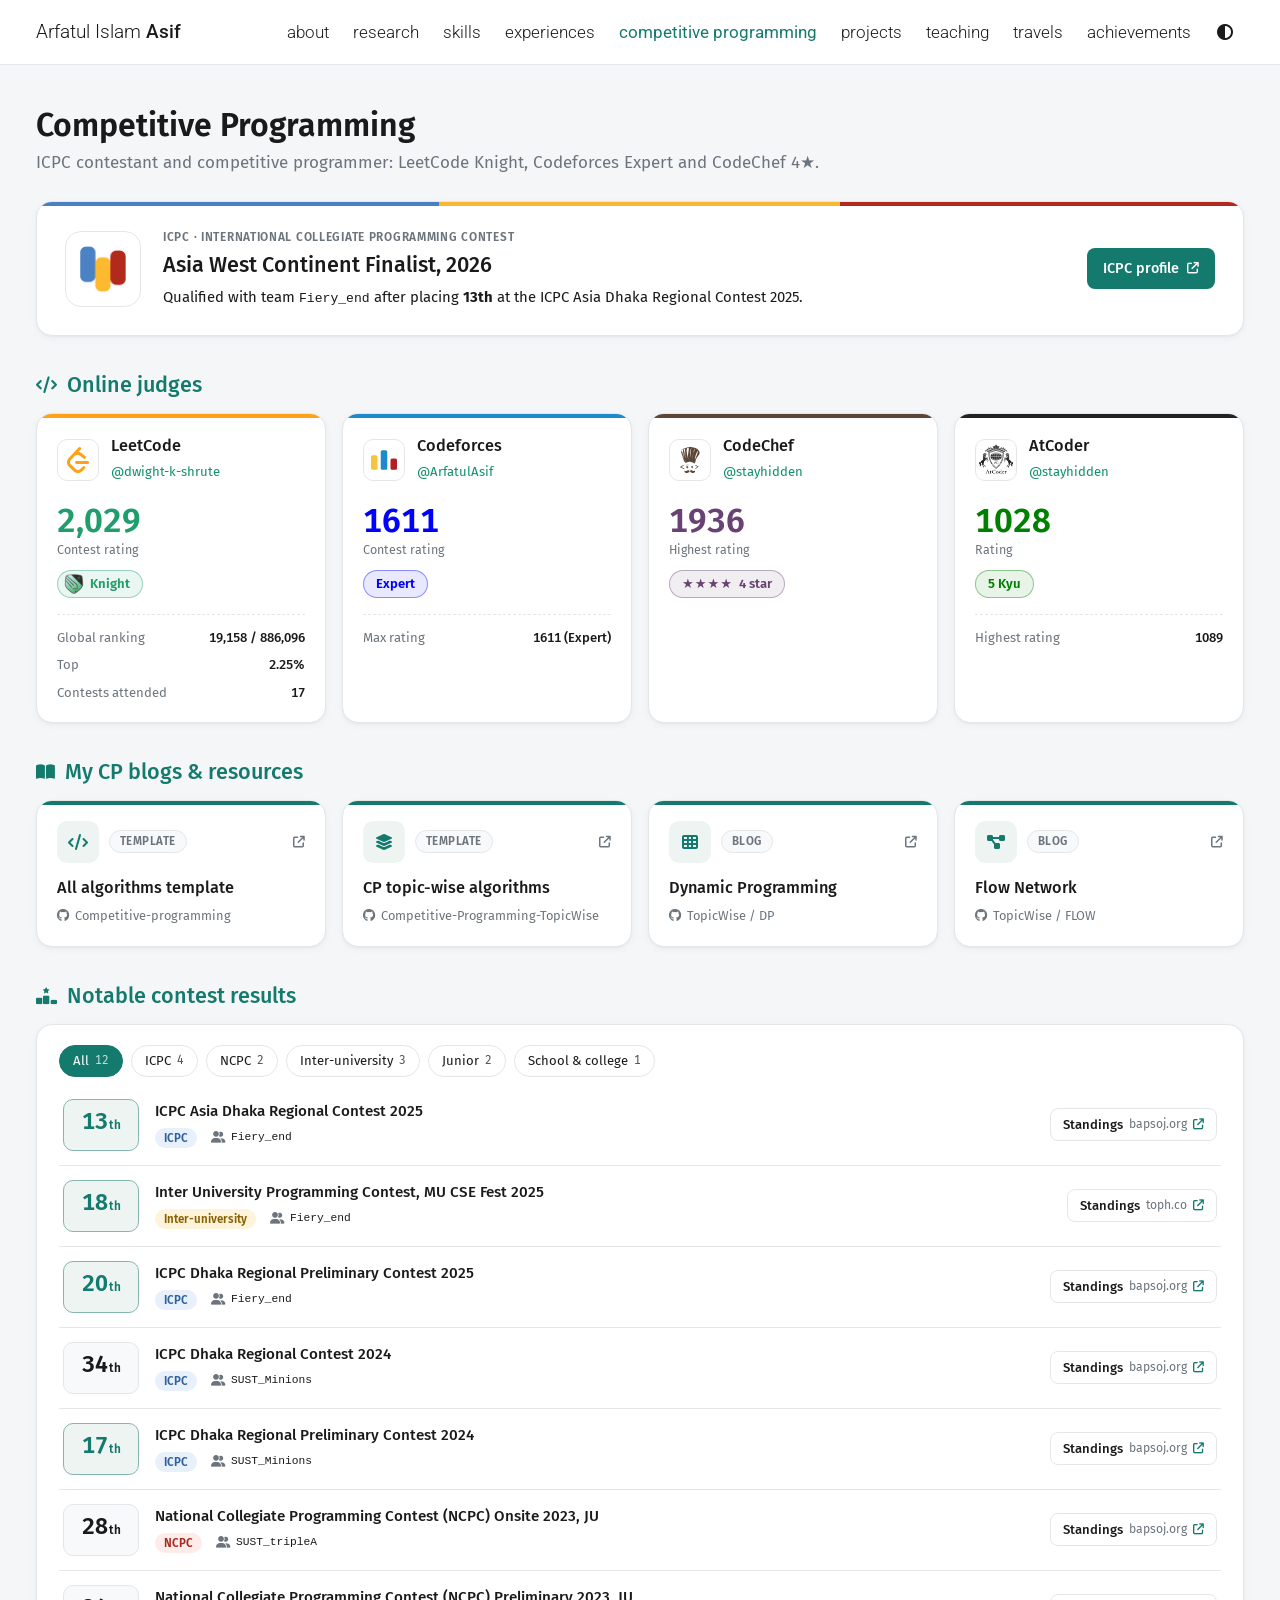
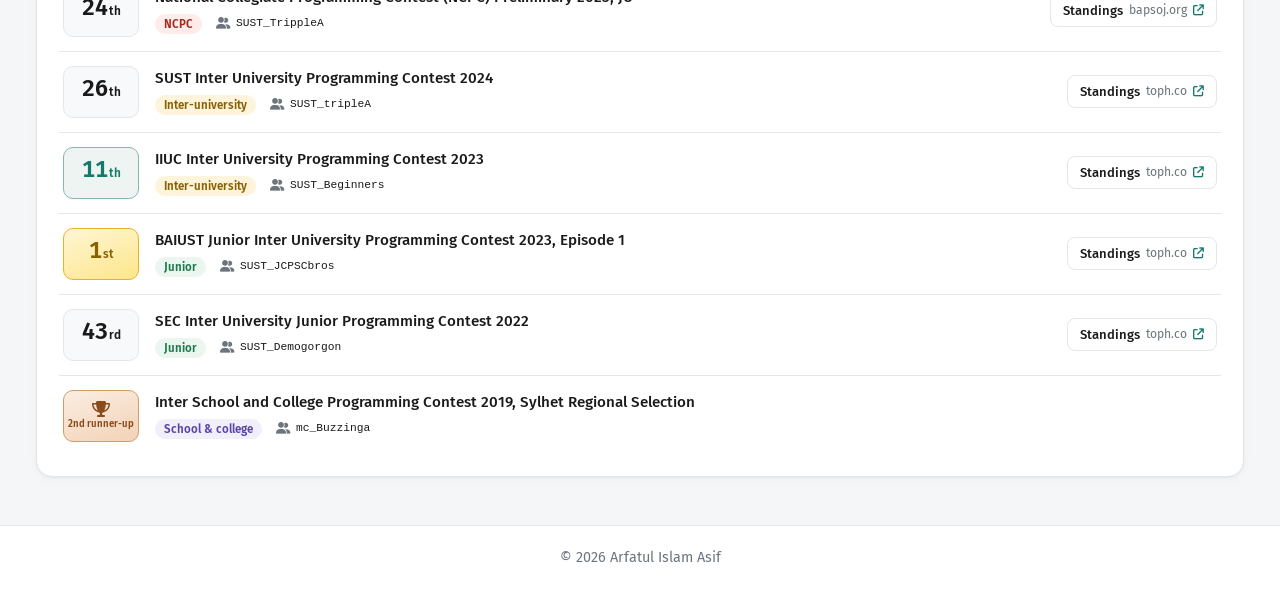
<file: competitive_programming/index.html>
<!DOCTYPE html>
<html lang="en">
<head>
  <meta charset="UTF-8">
  <meta name="viewport" content="width=device-width, initial-scale=1.0">
  <title>Competitive Programming | Arfatul Islam Asif</title>
  <meta name="description" content="Competitive programming profile of Arfatul Islam Asif: ICPC, LeetCode Knight, Codeforces Expert, CodeChef 4 star, AtCoder, and contest results.">

  <!-- Apply saved theme before paint to avoid a flash -->
  <script>try{var t=localStorage.getItem("theme");if(t)document.documentElement.setAttribute("data-theme",t);else if(matchMedia("(prefers-color-scheme: dark)").matches)document.documentElement.setAttribute("data-theme","dark");}catch(e){}</script>

  <!-- Fonts & icons -->
  <link rel="preconnect" href="https://fonts.googleapis.com">
  <link rel="preconnect" href="https://fonts.gstatic.com" crossorigin>
  <link rel="stylesheet" href="https://fonts.googleapis.com/css2?family=Fira+Sans:wght@300;400;500;600&family=Roboto:wght@300;400;500&display=swap">
  <link rel="stylesheet" href="https://cdnjs.cloudflare.com/ajax/libs/font-awesome/6.5.2/css/all.min.css">

  <!-- Shared site styles, then this page's styles -->
  <link rel="stylesheet" href="../style.css?v=20261007p">
  <link rel="stylesheet" href="style.css?v=20261007p">
</head>

<body data-page="cp" data-root="../">
  <header id="site-header" class="site-header"></header>

  <main class="container">
    <header class="page-header">
      <h1>Competitive Programming</h1>
      <p>ICPC contestant and competitive programmer: LeetCode Knight, Codeforces Expert and CodeChef 4&#9733;.</p>
    </header>

    <!-- ===== ICPC ===== -->
    <section class="card icpc-card" aria-labelledby="icpc-title">
      <span class="icpc-logo" aria-hidden="true"><img src="img/icpc.png" alt="" width="94" height="94"></span>
      <div class="icpc-body">
        <p class="icpc-kicker">ICPC &middot; International Collegiate Programming Contest</p>
        <h2 class="icpc-title" id="icpc-title">Asia West Continent Finalist, 2026</h2>
        <p class="icpc-text">Qualified with team <code>Fiery_end</code> after placing <strong>13th</strong> at the ICPC Asia Dhaka Regional Contest 2025.</p>
      </div>
      <a class="icpc-btn" href="https://icpc.global/ICPCID/0EG4Y581SM2T" target="_blank" rel="noopener">
        ICPC profile <i class="fa-solid fa-arrow-up-right-from-square" aria-hidden="true"></i>
      </a>
    </section>

    <!-- ===== Online judges ===== -->
    <section class="cp-section" aria-labelledby="judges-title">
      <h2 class="cp-section-title" id="judges-title"><i class="fa-solid fa-code" aria-hidden="true"></i>Online judges</h2>
      <div class="judge-grid">

        <article class="card judge judge--leetcode">
          <header class="judge-head">
            <span class="judge-logo" aria-hidden="true"><img src="img/leetcode.svg" alt="" width="24" height="24"></span>
            <div>
              <h3 class="judge-name">LeetCode</h3>
              <a class="judge-handle" href="https://leetcode.com/u/dwight-k-shrute/" target="_blank" rel="noopener">dwight-k-shrute</a>
            </div>
          </header>
          <p class="judge-rating"><strong>2,029</strong><span>Contest rating</span></p>
          <p class="judge-rank"><img src="img/leetcode-knight.png" alt="" width="120" height="120"> Knight</p>
          <dl class="judge-stats">
            <div><dt>Global ranking</dt><dd>19,158 / 886,096</dd></div>
            <div><dt>Top</dt><dd>2.25%</dd></div>
            <div><dt>Contests attended</dt><dd>17</dd></div>
          </dl>
        </article>

        <article class="card judge judge--codeforces">
          <header class="judge-head">
            <span class="judge-logo" aria-hidden="true"><img src="img/codeforces.svg" alt="" width="24" height="24"></span>
            <div>
              <h3 class="judge-name">Codeforces</h3>
              <a class="judge-handle" href="https://codeforces.com/profile/arfatulasif" target="_blank" rel="noopener">ArfatulAsif</a>
            </div>
          </header>
          <p class="judge-rating"><strong>1611</strong><span>Contest rating</span></p>
          <p class="judge-rank">Expert</p>
          <dl class="judge-stats">
            <div><dt>Max rating</dt><dd>1611 (Expert)</dd></div>
          </dl>
        </article>

        <article class="card judge judge--codechef">
          <header class="judge-head">
            <span class="judge-logo" aria-hidden="true"><img src="img/codechef.svg" alt="" width="24" height="24"></span>
            <div>
              <h3 class="judge-name">CodeChef</h3>
              <a class="judge-handle" href="https://www.codechef.com/users/stayhidden" target="_blank" rel="noopener">stayhidden</a>
            </div>
          </header>
          <p class="judge-rating"><strong>1936</strong><span>Highest rating</span></p>
          <p class="judge-rank"><span class="judge-stars" aria-hidden="true">&#9733;&#9733;&#9733;&#9733;</span> 4 star</p>
        </article>

        <article class="card judge judge--atcoder">
          <header class="judge-head">
            <span class="judge-logo" aria-hidden="true"><img src="img/atcoder.png" alt="" width="128" height="128"></span>
            <div>
              <h3 class="judge-name">AtCoder</h3>
              <a class="judge-handle" href="https://atcoder.jp/users/stayhidden" target="_blank" rel="noopener">stayhidden</a>
            </div>
          </header>
          <p class="judge-rating"><strong>1028</strong><span>Rating</span></p>
          <p class="judge-rank">5 Kyu</p>
          <dl class="judge-stats">
            <div><dt>Highest rating</dt><dd>1089</dd></div>
          </dl>
        </article>

      </div>
    </section>

    <!-- ===== CP blog & resources ===== -->
    <section class="cp-section" aria-labelledby="blog-title">
      <h2 class="cp-section-title" id="blog-title"><i class="fa-solid fa-book-open" aria-hidden="true"></i>My CP blogs &amp; resources</h2>
      <div class="blog-grid">
        <a class="card blog-item" href="https://github.com/ArfatulAsif/Competitive-programming" target="_blank" rel="noopener">
          <span class="blog-top">
            <span class="blog-icon" aria-hidden="true"><i class="fa-solid fa-code"></i></span>
            <span class="blog-kind">Template</span>
            <i class="fa-solid fa-arrow-up-right-from-square blog-ext" aria-hidden="true"></i>
          </span>
          <strong class="blog-name">All algorithms template</strong>
          <span class="blog-repo"><i class="fa-brands fa-github" aria-hidden="true"></i>Competitive-programming</span>
        </a>
        <a class="card blog-item" href="https://github.com/ArfatulAsif/Competitive-Programming-TopicWise/tree/main" target="_blank" rel="noopener">
          <span class="blog-top">
            <span class="blog-icon" aria-hidden="true"><i class="fa-solid fa-layer-group"></i></span>
            <span class="blog-kind">Template</span>
            <i class="fa-solid fa-arrow-up-right-from-square blog-ext" aria-hidden="true"></i>
          </span>
          <strong class="blog-name">CP topic-wise algorithms</strong>
          <span class="blog-repo"><i class="fa-brands fa-github" aria-hidden="true"></i>Competitive-Programming-TopicWise</span>
        </a>
        <a class="card blog-item" href="https://github.com/ArfatulAsif/Competitive-Programming-TopicWise/tree/main/DP" target="_blank" rel="noopener">
          <span class="blog-top">
            <span class="blog-icon" aria-hidden="true"><i class="fa-solid fa-table-cells"></i></span>
            <span class="blog-kind">Blog</span>
            <i class="fa-solid fa-arrow-up-right-from-square blog-ext" aria-hidden="true"></i>
          </span>
          <strong class="blog-name">Dynamic Programming</strong>
          <span class="blog-repo"><i class="fa-brands fa-github" aria-hidden="true"></i>TopicWise / DP</span>
        </a>
        <a class="card blog-item" href="https://github.com/ArfatulAsif/Competitive-Programming-TopicWise/tree/main/FLOW" target="_blank" rel="noopener">
          <span class="blog-top">
            <span class="blog-icon" aria-hidden="true"><i class="fa-solid fa-diagram-project"></i></span>
            <span class="blog-kind">Blog</span>
            <i class="fa-solid fa-arrow-up-right-from-square blog-ext" aria-hidden="true"></i>
          </span>
          <strong class="blog-name">Flow Network</strong>
          <span class="blog-repo"><i class="fa-brands fa-github" aria-hidden="true"></i>TopicWise / FLOW</span>
        </a>
      </div>
    </section>

    <!-- ===== Contest results ===== -->
    <section class="cp-section" aria-labelledby="results-title">
      <h2 class="cp-section-title" id="results-title"><i class="fa-solid fa-ranking-star" aria-hidden="true"></i>Notable contest results</h2>
      <div class="card results-card">
        <div class="result-filters" role="group" aria-label="Filter results by contest type">
          <button type="button" class="result-filter is-active" data-category="all" aria-pressed="true">All <span class="result-count"></span></button>
          <button type="button" class="result-filter" data-category="icpc" aria-pressed="false">ICPC <span class="result-count"></span></button>
          <button type="button" class="result-filter" data-category="ncpc" aria-pressed="false">NCPC <span class="result-count"></span></button>
          <button type="button" class="result-filter" data-category="iupc" aria-pressed="false">Inter-university <span class="result-count"></span></button>
          <button type="button" class="result-filter" data-category="junior" aria-pressed="false">Junior <span class="result-count"></span></button>
          <button type="button" class="result-filter" data-category="school" aria-pressed="false">School &amp; college <span class="result-count"></span></button>
        </div>

        <!-- To add a result, copy one <li class="result"> block. data-category: icpc, ncpc, iupc, junior or school -->
        <ol class="result-list">
          <li class="result" data-category="icpc">
            <span class="rank-badge rank-badge--top"><strong>13</strong><small>th</small></span>
            <div class="result-body">
              <p class="result-title">ICPC Asia Dhaka Regional Contest 2025</p>
              <p class="result-meta"><span class="result-cat result-cat--icpc">ICPC</span><span class="result-team"><i class="fa-solid fa-user-group" aria-hidden="true"></i><code>Fiery_end</code></span></p>
            </div>
            <a class="result-link" href="https://bapsoj.org/contests/icpc-dhaka-onsite-2025/standings" target="_blank" rel="noopener">Standings <span>bapsoj.org</span> <i class="fa-solid fa-arrow-up-right-from-square" aria-hidden="true"></i></a>
          </li>
          <li class="result" data-category="iupc">
            <span class="rank-badge rank-badge--top"><strong>18</strong><small>th</small></span>
            <div class="result-body">
              <p class="result-title">Inter University Programming Contest, MU CSE Fest 2025</p>
              <p class="result-meta"><span class="result-cat result-cat--iupc">Inter-university</span><span class="result-team"><i class="fa-solid fa-user-group" aria-hidden="true"></i><code>Fiery_end</code></span></p>
            </div>
            <a class="result-link" href="https://toph.co/c/inter-university-mu-cse-fest-2025/standings" target="_blank" rel="noopener">Standings <span>toph.co</span> <i class="fa-solid fa-arrow-up-right-from-square" aria-hidden="true"></i></a>
          </li>
          <li class="result" data-category="icpc">
            <span class="rank-badge rank-badge--top"><strong>20</strong><small>th</small></span>
            <div class="result-body">
              <p class="result-title">ICPC Dhaka Regional Preliminary Contest 2025</p>
              <p class="result-meta"><span class="result-cat result-cat--icpc">ICPC</span><span class="result-team"><i class="fa-solid fa-user-group" aria-hidden="true"></i><code>Fiery_end</code></span></p>
            </div>
            <a class="result-link" href="https://bapsoj.org/contests/icpc-dhaka-2025-online-preliminary/standings" target="_blank" rel="noopener">Standings <span>bapsoj.org</span> <i class="fa-solid fa-arrow-up-right-from-square" aria-hidden="true"></i></a>
          </li>
          <li class="result" data-category="icpc">
            <span class="rank-badge"><strong>34</strong><small>th</small></span>
            <div class="result-body">
              <p class="result-title">ICPC Dhaka Regional Contest 2024</p>
              <p class="result-meta"><span class="result-cat result-cat--icpc">ICPC</span><span class="result-team"><i class="fa-solid fa-user-group" aria-hidden="true"></i><code>SUST_Minions</code></span></p>
            </div>
            <a class="result-link" href="https://bapsoj.org/contests/icpc-asia-dhaka-regional-contest-2024-onsite-round/standings" target="_blank" rel="noopener">Standings <span>bapsoj.org</span> <i class="fa-solid fa-arrow-up-right-from-square" aria-hidden="true"></i></a>
          </li>
          <li class="result" data-category="icpc">
            <span class="rank-badge rank-badge--top"><strong>17</strong><small>th</small></span>
            <div class="result-body">
              <p class="result-title">ICPC Dhaka Regional Preliminary Contest 2024</p>
              <p class="result-meta"><span class="result-cat result-cat--icpc">ICPC</span><span class="result-team"><i class="fa-solid fa-user-group" aria-hidden="true"></i><code>SUST_Minions</code></span></p>
            </div>
            <a class="result-link" href="https://bapsoj.org/contests/icpc-preliminary-dhaka-site-2024/standings" target="_blank" rel="noopener">Standings <span>bapsoj.org</span> <i class="fa-solid fa-arrow-up-right-from-square" aria-hidden="true"></i></a>
          </li>
          <li class="result" data-category="ncpc">
            <span class="rank-badge"><strong>28</strong><small>th</small></span>
            <div class="result-body">
              <p class="result-title">National Collegiate Programming Contest (NCPC) Onsite 2023, JU</p>
              <p class="result-meta"><span class="result-cat result-cat--ncpc">NCPC</span><span class="result-team"><i class="fa-solid fa-user-group" aria-hidden="true"></i><code>SUST_tripleA</code></span></p>
            </div>
            <a class="result-link" href="https://bapsoj.org/contests/ncpc-onsite-2023-hosted-by-ju/standings" target="_blank" rel="noopener">Standings <span>bapsoj.org</span> <i class="fa-solid fa-arrow-up-right-from-square" aria-hidden="true"></i></a>
          </li>
          <li class="result" data-category="ncpc">
            <span class="rank-badge"><strong>24</strong><small>th</small></span>
            <div class="result-body">
              <p class="result-title">National Collegiate Programming Contest (NCPC) Preliminary 2023, JU</p>
              <p class="result-meta"><span class="result-cat result-cat--ncpc">NCPC</span><span class="result-team"><i class="fa-solid fa-user-group" aria-hidden="true"></i><code>SUST_TrippleA</code></span></p>
            </div>
            <a class="result-link" href="https://bapsoj.org/contests/ncpc-preliminary-ju-2023/standings" target="_blank" rel="noopener">Standings <span>bapsoj.org</span> <i class="fa-solid fa-arrow-up-right-from-square" aria-hidden="true"></i></a>
          </li>
          <li class="result" data-category="iupc">
            <span class="rank-badge"><strong>26</strong><small>th</small></span>
            <div class="result-body">
              <p class="result-title">SUST Inter University Programming Contest 2024</p>
              <p class="result-meta"><span class="result-cat result-cat--iupc">Inter-university</span><span class="result-team"><i class="fa-solid fa-user-group" aria-hidden="true"></i><code>SUST_tripleA</code></span></p>
            </div>
            <a class="result-link" href="https://toph.co/c/inter-university-sust-cse-carnival-2024/standings" target="_blank" rel="noopener">Standings <span>toph.co</span> <i class="fa-solid fa-arrow-up-right-from-square" aria-hidden="true"></i></a>
          </li>
          <li class="result" data-category="iupc">
            <span class="rank-badge rank-badge--top"><strong>11</strong><small>th</small></span>
            <div class="result-body">
              <p class="result-title">IIUC Inter University Programming Contest 2023</p>
              <p class="result-meta"><span class="result-cat result-cat--iupc">Inter-university</span><span class="result-team"><i class="fa-solid fa-user-group" aria-hidden="true"></i><code>SUST_Beginners</code></span></p>
            </div>
            <a class="result-link" href="https://toph.co/c/15th-iiuc-inter-university-2023/standings" target="_blank" rel="noopener">Standings <span>toph.co</span> <i class="fa-solid fa-arrow-up-right-from-square" aria-hidden="true"></i></a>
          </li>
          <li class="result" data-category="junior">
            <span class="rank-badge rank-badge--gold"><strong>1</strong><small>st</small></span>
            <div class="result-body">
              <p class="result-title">BAIUST Junior Inter University Programming Contest 2023, Episode 1</p>
              <p class="result-meta"><span class="result-cat result-cat--junior">Junior</span><span class="result-team"><i class="fa-solid fa-user-group" aria-hidden="true"></i><code>SUST_JCPSCbros</code></span></p>
            </div>
            <a class="result-link" href="https://toph.co/contests/training/e6ae44f/standings" target="_blank" rel="noopener">Standings <span>toph.co</span> <i class="fa-solid fa-arrow-up-right-from-square" aria-hidden="true"></i></a>
          </li>
          <li class="result" data-category="junior">
            <span class="rank-badge"><strong>43</strong><small>rd</small></span>
            <div class="result-body">
              <p class="result-title">SEC Inter University Junior Programming Contest 2022</p>
              <p class="result-meta"><span class="result-cat result-cat--junior">Junior</span><span class="result-team"><i class="fa-solid fa-user-group" aria-hidden="true"></i><code>SUST_Demogorgon</code></span></p>
            </div>
            <a class="result-link" href="https://toph.co/c/sec-inter-university-junior-2022-r" target="_blank" rel="noopener">Standings <span>toph.co</span> <i class="fa-solid fa-arrow-up-right-from-square" aria-hidden="true"></i></a>
          </li>
          <li class="result" data-category="school">
            <span class="rank-badge rank-badge--bronze" title="2nd Runner-up"><i class="fa-solid fa-trophy" aria-hidden="true"></i><small>2nd runner-up</small></span>
            <div class="result-body">
              <p class="result-title">Inter School and College Programming Contest 2019, Sylhet Regional Selection</p>
              <p class="result-meta"><span class="result-cat result-cat--school">School &amp; college</span><span class="result-team"><i class="fa-solid fa-user-group" aria-hidden="true"></i><code>mc_Buzzinga</code></span></p>
            </div>
            
          </li>
        </ol>
      </div>
    </section>
  </main>

  <footer id="site-footer" class="site-footer"></footer>

  <!-- Shared site script, then this page's script -->
  <script src="../script.js?v=20261007p"></script>
  <script src="script.js?v=20261007p"></script>
</body>
</html>
</file>
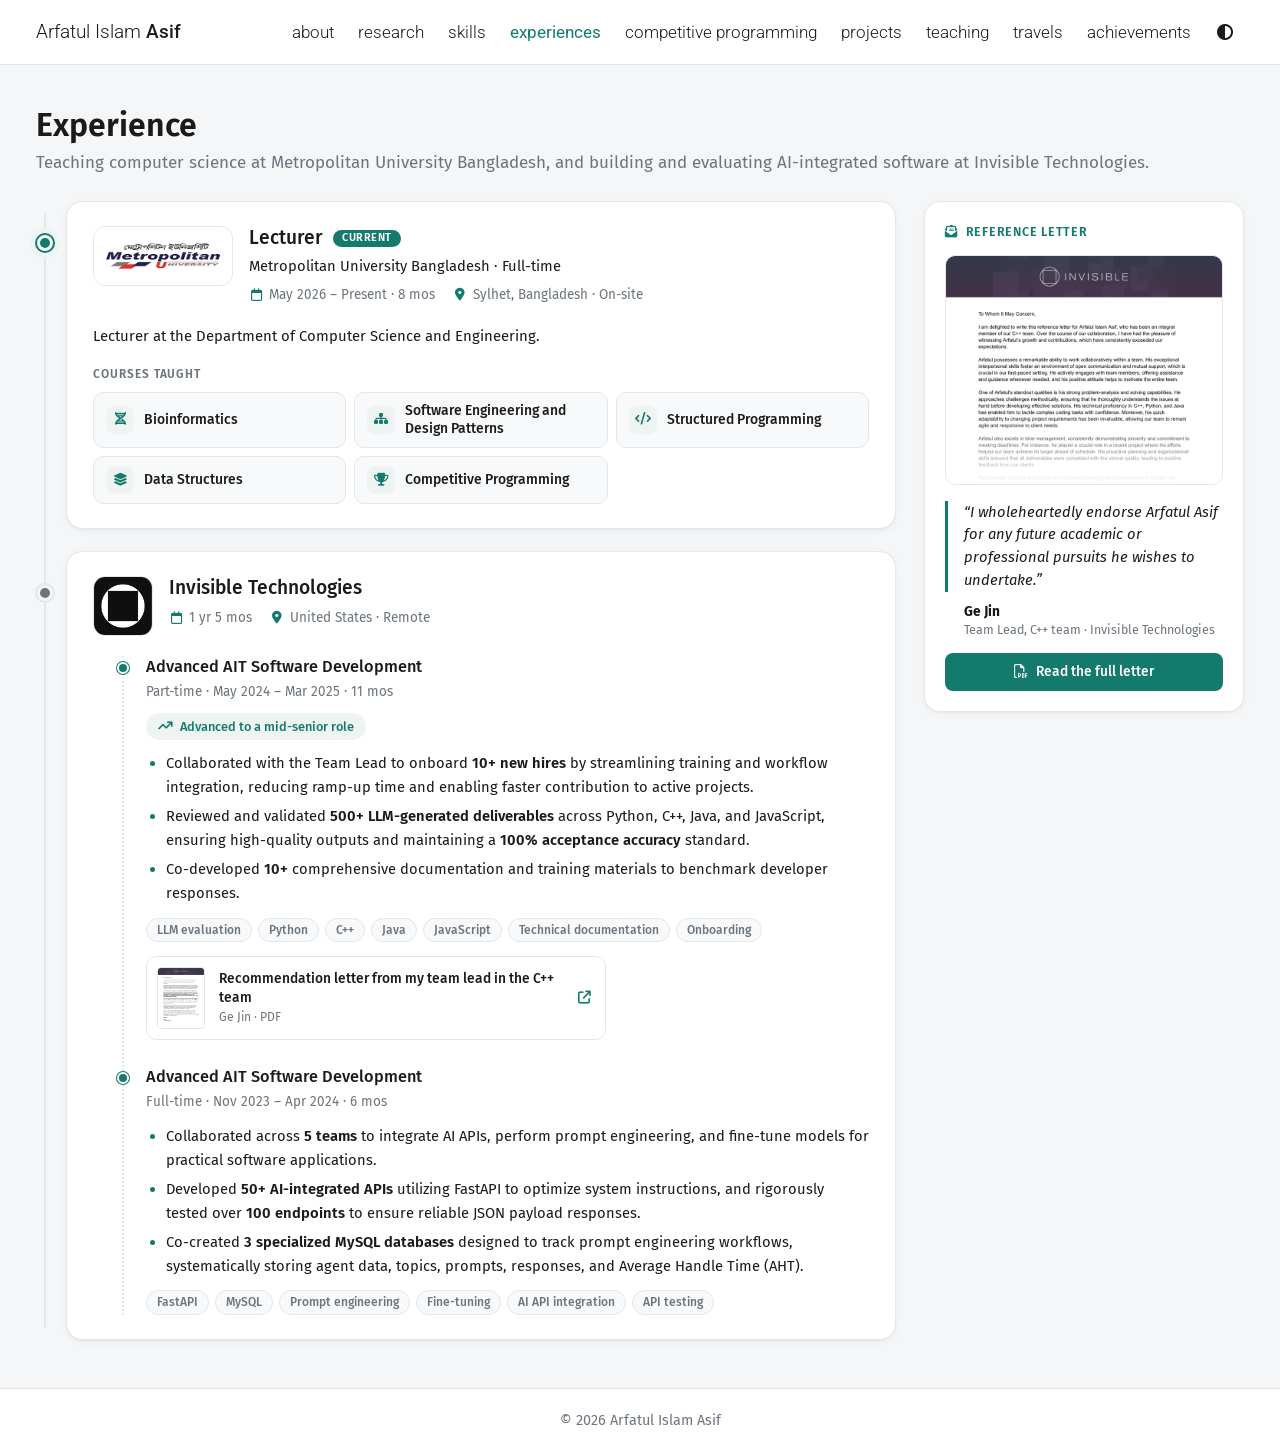
<file: experiences/index.html>
<!DOCTYPE html>
<html lang="en">
<head>
  <meta charset="UTF-8">
  <meta name="viewport" content="width=device-width, initial-scale=1.0">
  <title>Experience | Arfatul Islam Asif</title>
  <meta name="description" content="Teaching and industry experience of Arfatul Islam Asif: Lecturer at Metropolitan University Bangladesh and AI software developer at Invisible Technologies.">

  <!-- Apply saved theme before paint to avoid a flash -->
  <script>try{var t=localStorage.getItem("theme");if(t)document.documentElement.setAttribute("data-theme",t);else if(matchMedia("(prefers-color-scheme: dark)").matches)document.documentElement.setAttribute("data-theme","dark");}catch(e){}</script>

  <!-- Fonts & icons -->
  <link rel="preconnect" href="https://fonts.googleapis.com">
  <link rel="preconnect" href="https://fonts.gstatic.com" crossorigin>
  <link rel="stylesheet" href="https://fonts.googleapis.com/css2?family=Fira+Sans:wght@300;400;500;600&family=Roboto:wght@300;400;500&display=swap">
  <link rel="stylesheet" href="https://cdnjs.cloudflare.com/ajax/libs/font-awesome/6.5.2/css/all.min.css">

  <!-- Shared site styles, then this page's styles -->
  <link rel="stylesheet" href="../style.css?v=20261007p">
  <link rel="stylesheet" href="style.css?v=20261007p">
</head>

<body data-page="experiences" data-root="../">
  <header id="site-header" class="site-header"></header>

  <main class="container">
    <header class="page-header">
      <h1>Experience</h1>
      <p>Teaching computer science at Metropolitan University Bangladesh, and building and evaluating AI-integrated software at Invisible Technologies.</p>
    </header>

    <div class="xp-layout">
      <!--
        Timeline: one <li class="xp-org"> per organisation.
        Durations are worked out from data-start / data-end (YYYY-MM, or "present") by script.js.
      -->
      <ol class="xp-timeline">

        <!-- ===== Metropolitan University Bangladesh ===== -->
        <li class="xp-org is-current">
          <article class="card xp-card">
            <header class="xp-head">
              <span class="xp-logo xp-logo--wide"><img src="img/metropolitan.webp" alt="Metropolitan University Bangladesh logo" width="291" height="77"></span>
              <div class="xp-head-text">
                <h2 class="xp-title">Lecturer <span class="xp-badge">Current</span></h2>
                <p class="xp-org-name">Metropolitan University Bangladesh &middot; Full-time</p>
                <p class="xp-meta">
                  <span><i class="fa-regular fa-calendar" aria-hidden="true"></i><time datetime="2026-05">May 2026</time> &ndash; Present &middot; <span class="xp-duration" data-start="2026-05" data-end="present">6 mos</span></span>
                  <span><i class="fa-solid fa-location-dot" aria-hidden="true"></i>Sylhet, Bangladesh &middot; On-site</span>
                </p>
              </div>
            </header>

            <p class="xp-desc">Lecturer at the Department of Computer Science and Engineering.</p>

            <h3 class="xp-subhead">Courses taught</h3>
            <ul class="xp-courses">
              <li><i class="fa-solid fa-dna" aria-hidden="true"></i>Bioinformatics</li>
              <li><i class="fa-solid fa-sitemap" aria-hidden="true"></i>Software Engineering and Design Patterns</li>
              <li><i class="fa-solid fa-code" aria-hidden="true"></i>Structured Programming</li>
              <li><i class="fa-solid fa-layer-group" aria-hidden="true"></i>Data Structures</li>
              <li><i class="fa-solid fa-trophy" aria-hidden="true"></i>Competitive Programming</li>
            </ul>
          </article>
        </li>

        <!-- ===== Invisible Technologies (two roles) ===== -->
        <li class="xp-org">
          <article class="card xp-card">
            <header class="xp-head">
              <span class="xp-logo"><img src="img/invisible.webp" alt="Invisible Technologies logo" width="200" height="200"></span>
              <div class="xp-head-text">
                <h2 class="xp-title">Invisible Technologies</h2>
                <p class="xp-meta">
                  <span><i class="fa-regular fa-calendar" aria-hidden="true"></i><span class="xp-duration" data-start="2023-11" data-end="2025-03">1 yr 5 mos</span></span>
                  <span><i class="fa-solid fa-location-dot" aria-hidden="true"></i>United States &middot; Remote</span>
                </p>
              </div>
            </header>

            <ol class="xp-roles">
              <li class="xp-role">
                <h3 class="xp-role-title">Advanced AIT Software Development</h3>
                <p class="xp-role-meta">Part-time &middot; <time datetime="2024-05">May 2024</time> &ndash; <time datetime="2025-03">Mar 2025</time> &middot; <span class="xp-duration" data-start="2024-05" data-end="2025-03">11 mos</span></p>
                <p class="xp-promo"><i class="fa-solid fa-arrow-trend-up" aria-hidden="true"></i>Advanced to a mid-senior role</p>
                <ul class="xp-points">
                  <li>Collaborated with the Team Lead to onboard <strong>10+ new hires</strong> by streamlining training and workflow integration, reducing ramp-up time and enabling faster contribution to active projects.</li>
                  <li>Reviewed and validated <strong>500+ LLM-generated deliverables</strong> across Python, C++, Java, and JavaScript, ensuring high-quality outputs and maintaining a <strong>100% acceptance accuracy</strong> standard.</li>
                  <li>Co-developed <strong>10+</strong> comprehensive documentation and training materials to benchmark developer responses.</li>
                </ul>
                <ul class="xp-tags" aria-label="Skills used">
                  <li>LLM evaluation</li><li>Python</li><li>C++</li><li>Java</li><li>JavaScript</li><li>Technical documentation</li><li>Onboarding</li>
                </ul>
                <a class="xp-attachment" href="Reference%20letter-Arfatul-kim.pdf" target="_blank" rel="noopener">
                  <img src="img/reference-letter.webp" alt="" width="720" height="932">
                  <span>
                    <strong>Recommendation letter from my team lead in the C++ team</strong>
                    <small>Ge Jin &middot; PDF</small>
                  </span>
                  <i class="fa-solid fa-arrow-up-right-from-square" aria-hidden="true"></i>
                </a>
              </li>

              <li class="xp-role">
                <h3 class="xp-role-title">Advanced AIT Software Development</h3>
                <p class="xp-role-meta">Full-time &middot; <time datetime="2023-11">Nov 2023</time> &ndash; <time datetime="2024-04">Apr 2024</time> &middot; <span class="xp-duration" data-start="2023-11" data-end="2024-04">6 mos</span></p>
                <ul class="xp-points">
                  <li>Collaborated across <strong>5 teams</strong> to integrate AI APIs, perform prompt engineering, and fine-tune models for practical software applications.</li>
                  <li>Developed <strong>50+ AI-integrated APIs</strong> utilizing FastAPI to optimize system instructions, and rigorously tested over <strong>100 endpoints</strong> to ensure reliable JSON payload responses.</li>
                  <li>Co-created <strong>3 specialized MySQL databases</strong> designed to track prompt engineering workflows, systematically storing agent data, topics, prompts, responses, and Average Handle Time (AHT).</li>
                </ul>
                <ul class="xp-tags" aria-label="Skills used">
                  <li>FastAPI</li><li>MySQL</li><li>Prompt engineering</li><li>Fine-tuning</li><li>AI API integration</li><li>API testing</li>
                </ul>
              </li>
            </ol>
          </article>
        </li>
      </ol>

      <!-- ===== Reference letter ===== -->
      <aside class="xp-aside" aria-label="Reference letter">
        <article class="card letter-card">
          <p class="letter-kicker"><i class="fa-solid fa-envelope-open-text" aria-hidden="true"></i> Reference letter</p>
          <a class="letter-thumb" href="Reference%20letter-Arfatul-kim.pdf" target="_blank" rel="noopener" aria-label="Open the reference letter (PDF)">
            <img src="img/reference-letter.webp" alt="First page of the reference letter from Invisible Technologies" width="720" height="932" loading="lazy">
          </a>
          <blockquote class="letter-quote">
            <p>I wholeheartedly endorse Arfatul Asif for any future academic or professional pursuits he wishes to undertake.</p>
          </blockquote>
          <p class="letter-from"><strong>Ge Jin</strong><span>Team Lead, C++ team &middot; Invisible Technologies</span></p>
          <a class="letter-btn" href="Reference%20letter-Arfatul-kim.pdf" target="_blank" rel="noopener">
            <i class="fa-regular fa-file-pdf" aria-hidden="true"></i> Read the full letter
          </a>
        </article>
      </aside>
    </div>
  </main>

  <footer id="site-footer" class="site-footer"></footer>

  <!-- Shared site script, then this page's script -->
  <script src="../script.js?v=20261007p"></script>
  <script src="script.js?v=20261007p"></script>
</body>
</html>
</file>
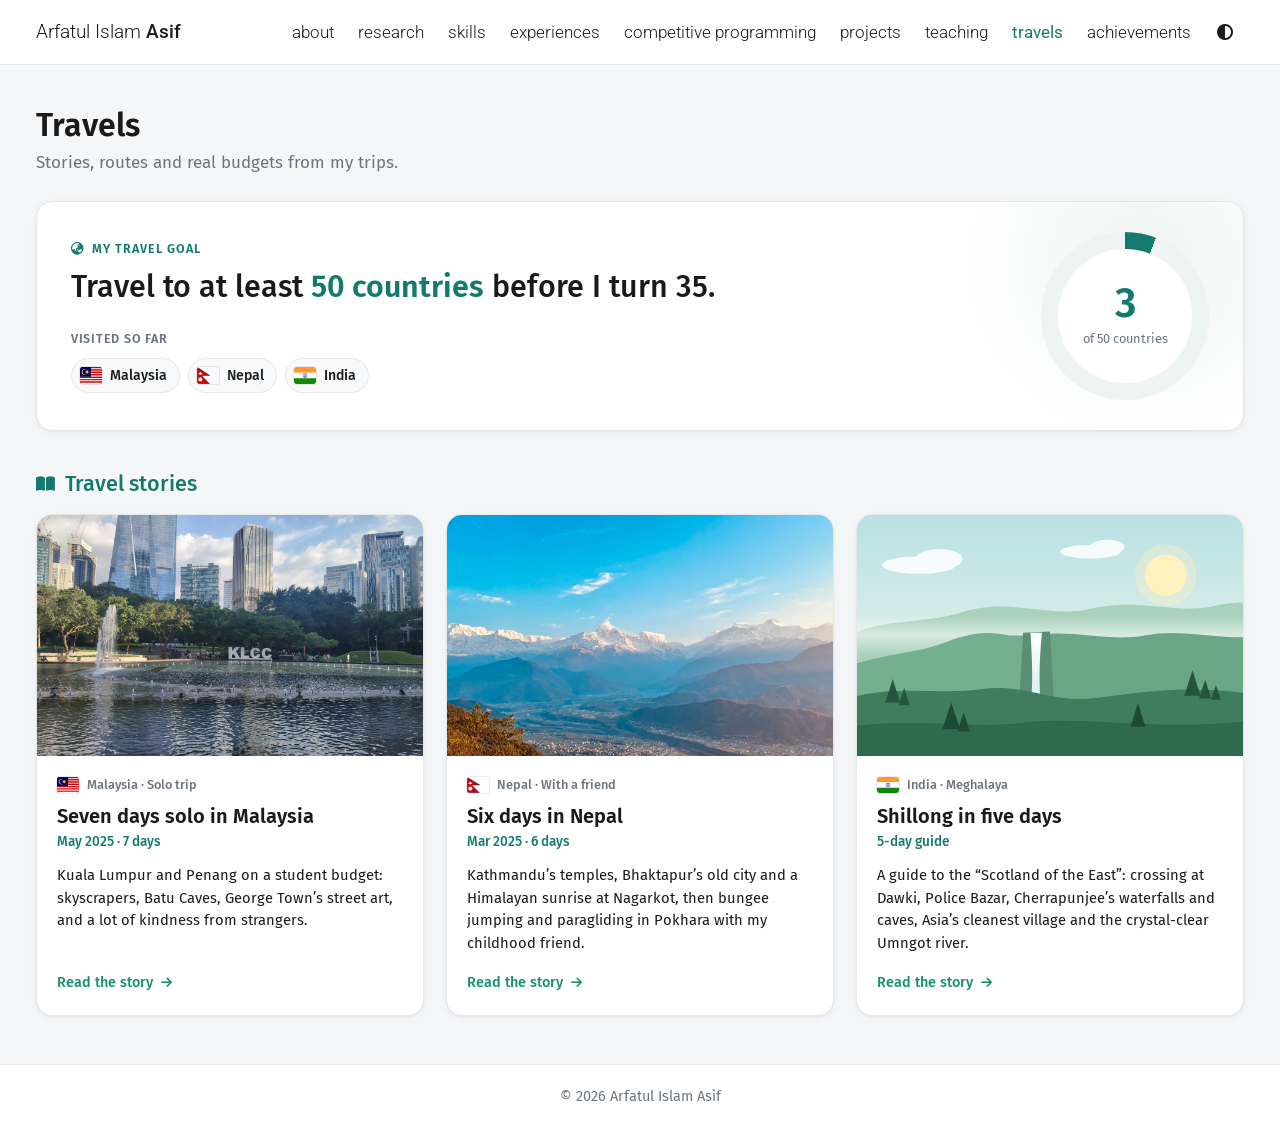
<file: my_travels/index.html>
<!DOCTYPE html>
<html lang="en">
<head>
  <meta charset="UTF-8">
  <meta name="viewport" content="width=device-width, initial-scale=1.0">
  <title>Travels | Arfatul Islam Asif</title>
  <meta name="description" content="Travel stories by Arfatul Islam Asif, and his goal of visiting 50 countries before 35.">

  <!-- Apply saved theme before paint to avoid a flash -->
  <script>try{var t=localStorage.getItem("theme");if(t)document.documentElement.setAttribute("data-theme",t);else if(matchMedia("(prefers-color-scheme: dark)").matches)document.documentElement.setAttribute("data-theme","dark");}catch(e){}</script>

  <!-- Fonts & icons -->
  <link rel="preconnect" href="https://fonts.googleapis.com">
  <link rel="preconnect" href="https://fonts.gstatic.com" crossorigin>
  <link rel="stylesheet" href="https://fonts.googleapis.com/css2?family=Fira+Sans:wght@300;400;500;600&family=Roboto:wght@300;400;500&display=swap">
  <link rel="stylesheet" href="https://cdnjs.cloudflare.com/ajax/libs/font-awesome/6.5.2/css/all.min.css">

  <!-- Shared site styles, then this page's styles -->
  <link rel="stylesheet" href="../style.css?v=20261007p">
  <link rel="stylesheet" href="style.css?v=20261007p">
</head>

<body data-page="travels" data-root="../">
  <header id="site-header" class="site-header"></header>

  <main class="container">
    <header class="page-header">
      <h1>Travels</h1>
      <p>Stories, routes and real budgets from my trips.</p>
    </header>

    <!-- ===== The goal (update the visited list and the count as you travel) ===== -->
    <section class="card goal-card" aria-labelledby="goal-title">
      <div class="goal-text">
        <p class="goal-kicker"><i class="fa-solid fa-earth-asia" aria-hidden="true"></i>My travel goal</p>
        <h2 class="goal-title" id="goal-title">Travel to at least <strong>50 countries</strong> before I turn 35.</h2>
        <div class="goal-visited">
          <p class="goal-visited-label">Visited so far</p>
          <ul class="goal-flags"><li><img class="flag" src="img/flags/my.svg" alt="" width="24" height="18">Malaysia</li><li><img class="flag" src="img/flags/np.svg" alt="" width="24" height="18">Nepal</li><li><img class="flag" src="img/flags/in.svg" alt="" width="24" height="18">India</li></ul>
        </div>
      </div>
      <div class="goal-ring" style="--pct: 6.0" role="img" aria-label="3 of 50 countries visited">
        <div class="goal-ring-inner">
          <strong>3</strong>
          <span>of 50 countries</span>
        </div>
      </div>
    </section>

    <!-- ===== Stories ===== -->
    <section class="travel-section" aria-labelledby="stories-title">
      <h2 class="travel-section-title" id="stories-title"><i class="fa-solid fa-book-open" aria-hidden="true"></i>Travel stories</h2>
      <div class="trip-grid">
        <a class="card trip-card" href="malaysia-2025/index.html">
          <span class="trip-cover"><img src="malaysia-2025/img/park-entry.webp" alt="KLCC Park and the Kuala Lumpur skyline" loading="lazy"></span>
          <span class="trip-body">
            <span class="trip-kicker"><img class="flag" src="img/flags/my.svg" alt="" width="20" height="15">Malaysia · Solo trip</span>
            <span class="trip-title">Seven days solo in Malaysia</span>
            <span class="trip-meta">May 2025 · 7 days</span>
            <span class="trip-dek">Kuala Lumpur and Penang on a student budget: skyscrapers, Batu Caves, George Town’s street art, and a lot of kindness from strangers.</span>
            <span class="trip-more">Read the story <i class="fa-solid fa-arrow-right" aria-hidden="true"></i></span>
          </span>
        </a>
        <a class="card trip-card" href="nepal-2025/index.html">
          <span class="trip-cover"><img src="nepal-2025/img/sarangkot-sunrise2.webp" alt="The Annapurna range from Sarangkot" loading="lazy"></span>
          <span class="trip-body">
            <span class="trip-kicker"><img class="flag" src="img/flags/np.svg" alt="" width="20" height="15">Nepal · With a friend</span>
            <span class="trip-title">Six days in Nepal</span>
            <span class="trip-meta">Mar 2025 · 6 days</span>
            <span class="trip-dek">Kathmandu’s temples, Bhaktapur’s old city and a Himalayan sunrise at Nagarkot, then bungee jumping and paragliding in Pokhara with my childhood friend.</span>
            <span class="trip-more">Read the story <i class="fa-solid fa-arrow-right" aria-hidden="true"></i></span>
          </span>
        </a>
        <a class="card trip-card" href="india-shillong/index.html">
          <span class="trip-cover"><img src="india-shillong/cover.svg" alt="Illustration of green hills and a waterfall" loading="lazy"></span>
          <span class="trip-body">
            <span class="trip-kicker"><img class="flag" src="img/flags/in.svg" alt="" width="20" height="15">India · Meghalaya</span>
            <span class="trip-title">Shillong in five days</span>
            <span class="trip-meta">5-day guide</span>
            <span class="trip-dek">A guide to the “Scotland of the East”: crossing at Dawki, Police Bazar, Cherrapunjee’s waterfalls and caves, Asia’s cleanest village and the crystal-clear Umngot river.</span>
            <span class="trip-more">Read the story <i class="fa-solid fa-arrow-right" aria-hidden="true"></i></span>
          </span>
        </a>
      </div>
    </section>
  </main>

  <footer id="site-footer" class="site-footer"></footer>

  <!-- Shared site script, then this page's script -->
  <script src="../script.js?v=20261007p"></script>
  <script src="script.js?v=20261007p"></script>
</body>
</html>
</file>
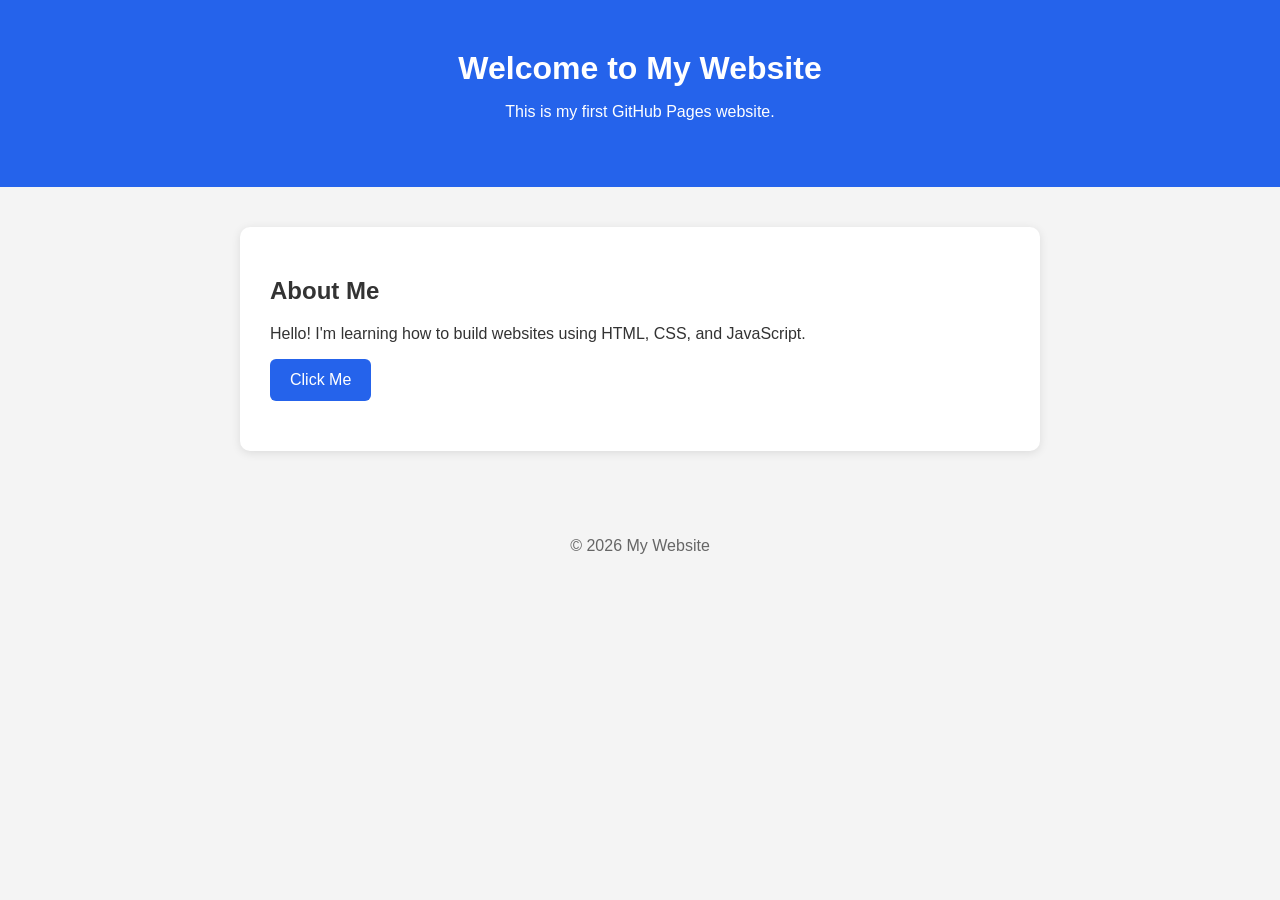
<file: website/index.html>
<!DOCTYPE html>
<html lang="en">
<head>
    <meta charset="UTF-8">
    <meta name="viewport" content="width=device-width, initial-scale=1.0">

    <title>My Website</title>

    <!-- CSS -->
    <link rel="stylesheet" href="style.css">
</head>

<body>

    <header>
        <h1>Welcome to My Website</h1>
        <p>This is my first GitHub Pages website.</p>
    </header>

    <main>
        <section>
            <h2>About Me</h2>
            <p>
                Hello! I'm learning how to build websites using HTML,
                CSS, and JavaScript.
            </p>

            <button id="helloButton">Click Me</button>

            <p id="message"></p>
        </section>
    </main>

    <footer>
        <p>&copy; 2026 My Website</p>
    </footer>

    <!-- JavaScript -->
    <script src="script.js"></script>

</body>
</html>
</file>
<file: style.css>
/* =========================================================
   Shared site styles (loaded by every page)
   + styles for the About page (index.html)
   ========================================================= */

/* ---------- Theme tokens ---------- */
:root {
  --bg: #f4f6f7;
  --surface: #ffffff;
  --border: #e3e7ea;
  --text: #1a1a1a;
  --text-muted: #6c757d;
  --accent: #157a6e;        /* theme color: active tab, hover, headings */
  --accent-contrast: #ffffff;
  --link: #11906f;          /* inline links */
  --pill-bg: #f7f9fa;
  --pill-hover: #eef4f2;
  --shadow: 0 1px 2px rgba(16, 24, 40, 0.04), 0 2px 8px rgba(16, 24, 40, 0.04);
  --radius: 16px;
  --nav-height: 64px;
  --max-width: 1240px;
  color-scheme: light;
}

:root[data-theme="dark"] {
  --bg: #121417;
  --surface: #1b1e22;
  --border: #2c3137;
  --text: #e6e8eb;
  --text-muted: #9aa3ad;
  --accent: #2aa692;
  --accent-contrast: #0d1412;
  --link: #3cc49f;
  --pill-bg: #202429;
  --pill-hover: #252c2b;
  --shadow: none;
  color-scheme: dark;
}

/* ---------- Base ---------- */
*,
*::before,
*::after {
  box-sizing: border-box;
}

html {
  scroll-padding-top: calc(var(--nav-height) + 16px);
}

body {
  margin: 0;
  font-family: "Fira Sans", system-ui, -apple-system, "Segoe UI", sans-serif;
  font-size: 17px;
  line-height: 1.65;
  background: var(--bg);
  color: var(--text);
  min-height: 100vh;
  display: flex;
  flex-direction: column;
}

main {
  flex: 1 0 auto;
  width: 100%;
}

a {
  color: var(--link);
  text-decoration: none;
}

a:hover {
  text-decoration: underline;
}

img {
  max-width: 100%;
  display: block;
}

h1,
h2,
h3 {
  line-height: 1.25;
  margin: 0 0 0.5em;
}

/* ---------- Navigation (rendered by script.js) ---------- */
.site-header {
  position: sticky;
  top: 0;
  z-index: 100;
  min-height: var(--nav-height);
  background: var(--surface);
  border-bottom: 1px solid var(--border);
}

.nav {
  max-width: var(--max-width);
  margin: 0 auto;
  padding: 0 16px;
  height: var(--nav-height);
  display: flex;
  align-items: center;
  justify-content: space-between;
  gap: 16px;
}

.nav-brand {
  font-family: "Roboto", system-ui, sans-serif;
  font-size: 1.2rem;
  font-weight: 300;
  color: var(--text);
  white-space: nowrap;
}

.nav-brand strong {
  font-weight: 500;
}

/* No brand on the About page (the name is on the profile card), like the template */
.nav-brand[hidden] {
  display: none;
}

.nav-actions {
  margin-left: auto;
}

.nav-brand:hover {
  text-decoration: none;
  color: var(--accent);
}

.nav-links {
  display: flex;
  align-items: center;
  gap: 2px;
  list-style: none;
  margin: 0;
  padding: 0;
}

.nav-links a {
  display: block;
  padding: 6px 11px;
  color: var(--text);
  font-family: "Roboto", system-ui, sans-serif;
  font-size: 1.08rem;
  font-weight: 300;
  text-transform: lowercase;
  white-space: nowrap;
  transition: color 0.15s ease;
}

.nav-links a:hover {
  text-decoration: none;
  color: var(--accent);
}

.nav-links a[aria-current="page"] {
  color: var(--accent);
  font-weight: 400;
}

.nav-actions {
  display: flex;
  align-items: center;
  gap: 4px;
}

.icon-btn {
  width: 38px;
  height: 38px;
  display: inline-grid;
  place-items: center;
  border: 0;
  border-radius: 8px;
  background: transparent;
  color: var(--text);
  font-size: 1rem;
  cursor: pointer;
}

.icon-btn:hover {
  color: var(--accent);
}

.nav-toggle {
  display: none;
}

@media (max-width: 1180px) {
  .nav-toggle {
    display: inline-grid;
  }

  .nav-links {
    display: none;
    position: absolute;
    top: var(--nav-height);
    left: 0;
    right: 0;
    flex-direction: column;
    align-items: stretch;
    gap: 2px;
    padding: 8px 16px 16px;
    background: var(--surface);
    border-bottom: 1px solid var(--border);
  }

  .site-header.is-open .nav-links {
    display: flex;
  }

  .nav-links a {
    padding: 10px 12px;
  }
}

/* ---------- Layout ---------- */
.container {
  max-width: var(--max-width);
  margin: 0 auto;
  padding: 16px 16px 48px;
}

.card {
  background: var(--surface);
  border: 1px solid var(--border);
  border-radius: var(--radius);
  box-shadow: var(--shadow);
  padding: 28px 32px;
}

.card + .card {
  margin-top: 32px;
}

.section-title {
  color: var(--accent);
  font-size: 1.6rem;
  font-weight: 500;
  margin-bottom: 12px;
}

/* Page heading used by the inner pages */
.page-header {
  margin: 24px 0 24px;
}

.page-header h1 {
  font-size: 2rem;
  font-weight: 600;
  margin-bottom: 4px;
}

.page-header p {
  margin: 0;
  color: var(--text-muted);
}

.muted {
  color: var(--text-muted);
}

/* ---------- Footer (rendered by script.js) ---------- */
.site-footer {
  border-top: 1px solid var(--border);
  background: var(--surface);
  color: var(--text-muted);
  font-size: 0.9rem;
  text-align: center;
  padding: 20px 16px;
}

/* =========================================================
   About page
   ========================================================= */
.about-layout {
  display: grid;
  grid-template-columns: 300px minmax(0, 1fr);
  gap: 32px;
  align-items: start;
}

/* Left profile card: stays fixed below the tab bar while the page scrolls */
.profile-card {
  position: sticky;
  top: calc(var(--nav-height) + 16px);
  max-height: calc(100vh - var(--nav-height) - 32px);
  overflow-y: auto;
  overscroll-behavior: contain;
  scrollbar-width: thin;
  text-align: center;
  padding: 24px 22px;
  font-size: 0.9rem;
}

.profile-photo,
.profile-photo-fallback {
  width: 100%;
  margin: 0 auto;
  border-radius: 14px;
}

/* Photo keeps its own shape (no cropping) */
.profile-photo {
  max-width: 210px;
  height: auto;
  background: var(--pill-bg);
}

.profile-photo-fallback {
  max-width: 170px;
  aspect-ratio: 1 / 1;
  display: grid;
  place-items: center;
  background: var(--pill-hover);
  color: var(--accent);
  font-size: 2.5rem;
  font-weight: 600;
  letter-spacing: 0.04em;
}

.profile-name {
  font-size: 1.35rem;
  font-weight: 500;
  letter-spacing: 0.01em;
  margin: 16px 0 8px;
}

.profile-info {
  margin: 0;
  line-height: 1.55;
}

.profile-info p {
  margin: 0;
}

.profile-email {
  margin-top: 6px !important;
  overflow-wrap: anywhere;
}

.profile-links {
  list-style: none;
  margin: 16px 0 0;
  padding: 16px 0 0;
  border-top: 1px solid var(--border);
  display: grid;
  gap: 7px;
  text-align: left;
}

.profile-links a {
  display: flex;
  align-items: center;
  gap: 10px;
  padding: 6px 14px;
  border: 1px solid var(--border);
  border-radius: 999px;
  background: var(--pill-bg);
  color: var(--text);
  transition: background-color 0.15s ease, border-color 0.15s ease, color 0.15s ease;
}

.profile-links a:hover {
  text-decoration: none;
  background: var(--pill-hover);
  border-color: var(--accent);
  color: var(--accent);
}

.profile-links i {
  width: 18px;
  text-align: center;
  font-size: 0.95rem;
}

/* Right column */
.about-main {
  min-width: 0;
}

.bio {
  font-size: 1rem;
  line-height: 1.6;
}

.bio p {
  margin: 0 0 0.9em;
}

.bio p:last-child {
  margin-bottom: 0;
}

/* News list */
.news-list {
  list-style: none;
  margin: 0;
  padding: 0;
}

.news-list li {
  font-size: 1rem;
  line-height: 1.6;
  display: grid;
  grid-template-columns: 140px minmax(0, 1fr);
  gap: 16px;
  padding: 8px 0;
}

.news-date {
  color: var(--text-muted);
  font-size: 0.875rem;
  padding-top: 2px;
}

.news-tag {
  display: inline-block;
  padding: 0 8px;
  margin-left: 2px;
  border: 1px solid var(--accent);
  border-radius: 4px;
  font-size: 0.75rem;
  font-weight: 500;
  line-height: 1.6;
  vertical-align: 1px;
  white-space: nowrap;
}

.news-tag:hover {
  text-decoration: none;
  background: var(--accent);
  color: var(--accent-contrast);
}

.news-older {
  margin-top: 12px;
}

.news-older summary {
  font-size: 0.92rem;
  cursor: pointer;
  color: var(--link);
  list-style: none;
}

.news-older summary::-webkit-details-marker {
  display: none;
}

.news-older summary::before {
  content: "\25B6";
  display: inline-block;
  font-size: 0.75em;
  margin-right: 8px;
  transition: transform 0.15s ease;
}

.news-older[open] summary::before {
  transform: rotate(90deg);
}

.news-older[open] summary {
  margin-bottom: 4px;
}

/* ---------- Education: five cards in a single row ---------- */
.svg-sprite {
  position: absolute;
  width: 0;
  height: 0;
  overflow: hidden;
}

.edu-row {
  list-style: none;
  margin: 12px 0 0;
  padding: 0;
  display: grid;
  grid-template-columns: repeat(5, minmax(0, 1fr));
  gap: 10px;
}

.edu-card {
  min-width: 0; /* let long names wrap instead of widening the column */
  display: flex;
  flex-direction: column;
  align-items: center;
  text-align: center;
  padding: 20px 8px 10px;
  border: 1px solid var(--border);
  border-radius: 12px;
  background: var(--surface);
  overflow-wrap: anywhere;
  transition: border-color 0.15s ease, box-shadow 0.15s ease;
}

.edu-card:hover {
  border-color: var(--accent);
  box-shadow: 0 4px 14px rgba(16, 24, 40, 0.06);
}

.edu-card p {
  margin: 0;
}

/* Logo with the medal pinned to its top-right corner */
.edu-logo {
  position: relative;
  flex: none;
  width: 60px;
  height: 60px;
  margin-bottom: 10px;
  border-radius: 50%;
  background: #ffffff;
  border: 1px solid var(--border);
  display: grid;
  place-items: center;
}

.edu-logo img {
  width: 50px;
  height: 50px;
  max-width: 100%;
  object-fit: contain;
  border-radius: 50%;
}

.edu-logo > .fa-school {
  font-size: 1.35rem;
  color: var(--accent);
}

.edu-medal {
  position: absolute;
  top: -15px;
  right: -9px;
  width: 22px;
  height: 29px;
  filter: drop-shadow(0 1px 1px rgba(0, 0, 0, 0.3));
}

.edu-body {
  width: 100%;
  font-size: 0.75rem;
  line-height: 1.35;
}

.edu-inst {
  font-size: 0.78rem;
  font-weight: 500;
}

.edu-meta {
  display: flex;
  flex-wrap: wrap;
  justify-content: center;
  align-items: center;
  gap: 3px 6px;
  margin-top: 6px !important;
}

.edu-exam {
  display: inline-block;
  padding: 0 8px;
  border-radius: 999px;
  background: var(--accent);
  color: var(--accent-contrast);
  font-size: 0.66rem;
  font-weight: 500;
  line-height: 1.7;
  white-space: nowrap;
}

.edu-dates {
  color: var(--text-muted);
  font-size: 0.68rem;
}

.edu-result {
  font-size: 0.72rem;
  margin: 6px 0 16px !important; /* room for the medal on the award chip's corner */
}

/* Award chip, pushed to the bottom so every card lines up */
.edu-award {
  margin-top: auto;
  position: relative;
  width: 100%;
  padding: 8px 6px 6px;
  border-radius: 8px;
  display: flex;
  flex-direction: column;
  gap: 1px;
  text-align: center;
  line-height: 1.25;
}

.edu-award span {
  font-size: 0.68rem;
  font-weight: 600;
}

.edu-award small {
  font-size: 0.62rem;
  opacity: 0.85;
}

.edu-award--gold {
  background: #fdf4d6;
  color: #7a5c00;
}

.edu-award--silver {
  background: #eef0f3;
  color: #535a63;
}

:root[data-theme="dark"] .edu-award--gold {
  background: #3a3115;
  color: #f2d27a;
}

:root[data-theme="dark"] .edu-award--silver {
  background: #2a2e34;
  color: #c3c9d1;
}

/* Phones only: 5 columns would be unreadable, so wrap to 2 */
@media (max-width: 560px) {
  .edu-row {
    grid-template-columns: repeat(2, minmax(0, 1fr));
  }
}

/* ---------- Hobbies: four cards in a single row ---------- */
.hobby-row {
  list-style: none;
  margin: 12px 0 0;
  padding: 0;
  display: grid;
  grid-template-columns: repeat(4, minmax(0, 1fr));
  gap: 10px;
}

.hobby-card {
  min-width: 0;
  display: flex;
  flex-direction: column;
  padding: 8px;
  border: 1px solid var(--border);
  border-radius: 12px;
  background: var(--surface);
  transition: border-color 0.15s ease, box-shadow 0.15s ease;
}

.hobby-card:hover {
  border-color: var(--accent);
  box-shadow: 0 4px 14px rgba(16, 24, 40, 0.06);
}

.hobby-media {
  position: relative;
  aspect-ratio: 4 / 5;
  border-radius: 8px;
  overflow: hidden;
  background: var(--pill-bg);
}

.hobby-media video,
.hobby-media img {
  display: block;
  width: 100%;
  height: 100%;
  object-fit: cover;
}

/* Two videos stacked, each taking half the frame */
.hobby-media--split {
  display: grid;
  grid-template-rows: 1fr 1fr;
  gap: 3px;
  background: var(--border);
}

.hobby-media--split video {
  min-height: 0;
}

/* Slideshow: images stacked, the active one fades in */
.hobby-slideshow img {
  position: absolute;
  inset: 0;
  opacity: 0;
  transition: opacity 0.35s ease;
}

.hobby-slideshow img.is-active {
  opacity: 1;
}

.hobby-media--icon {
  display: grid;
  place-items: center;
  background: linear-gradient(160deg, var(--pill-hover), var(--pill-bg));
  color: var(--accent);
}

.hobby-media--icon i {
  font-size: 3.6rem;
  animation: hobby-pulse 2.4s ease-in-out infinite;
}

@keyframes hobby-pulse {
  0%, 100% { transform: scale(1); opacity: 0.9; }
  50% { transform: scale(1.08); opacity: 1; }
}

@media (prefers-reduced-motion: reduce) {
  .hobby-media--icon i {
    animation: none;
  }
}

.hobby-title {
  margin: 0;
  padding: 10px 4px 4px;
  text-align: center;
  font-size: 0.78rem;
  font-weight: 500;
  line-height: 1.35;
}

.hobby-title i {
  color: var(--accent);
  margin-right: 3px;
}

/* Phones only: wrap to 2 per row */
@media (max-width: 560px) {
  .hobby-row {
    grid-template-columns: repeat(2, minmax(0, 1fr));
  }
}

/* ---------- Responsive ---------- */
@media (max-width: 900px) {
  .about-layout {
    grid-template-columns: minmax(0, 1fr);
    gap: 24px;
  }

  .profile-card {
    position: static;
    max-height: none;
    overflow: visible;
    max-width: 340px;
    width: 100%;
    margin: 0 auto;
  }
}

@media (max-width: 600px) {
  body {
    font-size: 16px;
  }

  .card {
    padding: 22px 20px;
  }

  .news-list li {
    grid-template-columns: minmax(0, 1fr);
    gap: 0;
  }
}
</file>
<file: competitive_programming/style.css>
/* Competitive Programming page styles (shared styles are in ../style.css) */

/* ---------- Platform colours ----------
   --brand: logo colour (top stripe), --rank: the platform's colour for this rating */
.judge--leetcode   { --brand: #ffa116; --rank: #1f9d6b; }  /* Knight */
.judge--codeforces { --brand: #1f8acb; --rank: #0000ff; }  /* Expert */
.judge--codechef   { --brand: #5b4638; --rank: #684273; }  /* 4 star */
.judge--atcoder    { --brand: #222222; --rank: #008000; }  /* green */

:root[data-theme="dark"] .judge--leetcode   { --rank: #4cd39b; }
:root[data-theme="dark"] .judge--codeforces { --rank: #8aa8ff; }
:root[data-theme="dark"] .judge--codechef   { --brand: #a1887f; --rank: #c9a2d6; }
:root[data-theme="dark"] .judge--atcoder    { --brand: #9e9e9e; --rank: #5fd35f; }

code {
  font-family: ui-monospace, SFMono-Regular, Menlo, Consolas, monospace;
  font-size: 0.88em;
}

/* ---------- ICPC ---------- */
.icpc-card {
  position: relative;
  overflow: hidden;
  display: flex;
  align-items: center;
  gap: 22px;
  padding: 26px 28px;
}

/* the ICPC colours along the top edge */
.icpc-card::before {
  content: "";
  position: absolute;
  inset: 0 0 auto;
  height: 4px;
  background: linear-gradient(90deg, #4a80c2 0 33.3%, #fbb731 33.3% 66.6%, #b2291f 66.6%);
}

.icpc-logo {
  flex: none;
  width: 76px;
  height: 76px;
  display: grid;
  place-items: center;
  border: 1px solid var(--border);
  border-radius: 16px;
  background: #ffffff;
}

:root[data-theme="dark"] .icpc-logo {
  background: #eef0f2;
  border-color: transparent;
}

.icpc-logo img {
  width: 46px;
  height: 46px;
}

.icpc-body {
  min-width: 0;
  flex: 1;
}

.icpc-kicker {
  margin: 0;
  color: var(--text-muted);
  font-size: 0.74rem;
  font-weight: 600;
  letter-spacing: 0.06em;
  text-transform: uppercase;
}

.icpc-title {
  margin: 4px 0 6px;
  font-size: 1.35rem;
  font-weight: 500;
}

.icpc-text {
  margin: 0;
  font-size: 0.93rem;
}

.icpc-btn {
  flex: none;
  display: inline-flex;
  align-items: center;
  gap: 8px;
  padding: 9px 16px;
  border-radius: 8px;
  background: var(--accent);
  color: var(--accent-contrast);
  font-size: 0.9rem;
  font-weight: 500;
}

.icpc-btn i {
  font-size: 0.72rem;
}

.icpc-btn:hover {
  text-decoration: none;
  filter: brightness(1.08);
}

/* ---------- Sections ---------- */
.cp-section {
  margin-top: 36px;
}

.cp-section-title {
  display: flex;
  align-items: center;
  gap: 10px;
  margin: 0 0 14px;
  color: var(--accent);
  font-size: 1.35rem;
  font-weight: 500;
}

.cp-section-title i {
  font-size: 1.05rem;
}

/* ---------- Online judges ---------- */
.judge-grid {
  display: grid;
  grid-template-columns: repeat(4, minmax(0, 1fr));
  gap: 16px;
}

.judge-grid .card + .card {
  margin-top: 0;
}

.judge {
  position: relative;
  overflow: hidden;
  display: flex;
  flex-direction: column;
  padding: 22px 20px 18px;
}

.judge::before {
  content: "";
  position: absolute;
  inset: 0 0 auto;
  height: 4px;
  background: var(--brand);
}

.judge-head {
  display: flex;
  align-items: center;
  gap: 12px;
}

.judge-logo {
  flex: none;
  width: 42px;
  height: 42px;
  display: grid;
  place-items: center;
  border: 1px solid var(--border);
  border-radius: 10px;
  background: #ffffff;
}

:root[data-theme="dark"] .judge-logo {
  background: #eef0f2;
  border-color: transparent;
}

.judge-logo img {
  width: 26px;
  height: 26px;
  object-fit: contain;
}

.judge--atcoder .judge-logo img {
  width: 34px;
  height: 34px;
}

.judge-name {
  margin: 0;
  font-size: 1.02rem;
  font-weight: 500;
}

.judge-handle {
  font-size: 0.82rem;
}

.judge-handle::before {
  content: "@";
}

.judge-rating {
  display: flex;
  flex-direction: column;
  margin: 18px 0 0;
}

.judge-rating strong {
  color: var(--rank);
  font-size: 2.1rem;
  font-weight: 600;
  line-height: 1.1;
  font-variant-numeric: tabular-nums;
}

.judge-rating span {
  color: var(--text-muted);
  font-size: 0.78rem;
}

.judge-rank {
  display: inline-flex;
  align-self: flex-start;
  align-items: center;
  gap: 6px;
  margin: 10px 0 0;
  padding: 2px 12px;
  border: 1px solid color-mix(in srgb, var(--rank) 40%, transparent);
  border-radius: 999px;
  background: color-mix(in srgb, var(--rank) 9%, transparent);
  color: var(--rank);
  font-size: 0.82rem;
  font-weight: 600;
}

.judge-rank img {
  width: 20px;
  height: 20px;
  margin-left: -6px;
}

.judge-stars {
  letter-spacing: 1px;
}

.judge-stats {
  margin: 16px 0 0;
  padding-top: 12px;
  border-top: 1px dashed var(--border);
  display: grid;
  gap: 6px;
}

.judge-stats div {
  display: flex;
  justify-content: space-between;
  gap: 10px;
  font-size: 0.82rem;
}

.judge-stats dt {
  color: var(--text-muted);
}

.judge-stats dd {
  margin: 0;
  font-weight: 500;
  font-variant-numeric: tabular-nums;
  text-align: right;
}

/* ---------- CP blog & resources (one row of cards) ---------- */
.blog-grid {
  display: grid;
  grid-template-columns: repeat(4, minmax(0, 1fr));
  gap: 16px;
}

.blog-grid .card + .card {
  margin-top: 0;
}

.blog-item {
  position: relative;
  overflow: hidden;
  display: flex;
  flex-direction: column;
  gap: 6px;
  padding: 20px;
  color: var(--text);
  transition: border-color 0.15s ease, box-shadow 0.15s ease, transform 0.15s ease;
}

.blog-item::before {
  content: "";
  position: absolute;
  inset: 0 0 auto;
  height: 4px;
  background: var(--accent);
}

.blog-item:hover {
  text-decoration: none;
  border-color: color-mix(in srgb, var(--accent) 45%, var(--border));
  box-shadow: 0 8px 24px rgba(16, 24, 40, 0.08);
  transform: translateY(-2px);
}

.blog-top {
  display: flex;
  align-items: center;
  gap: 10px;
  margin-bottom: 8px;
}

.blog-icon {
  flex: none;
  width: 42px;
  height: 42px;
  display: grid;
  place-items: center;
  border-radius: 10px;
  background: var(--pill-hover);
  color: var(--accent);
  font-size: 1rem;
}

.blog-kind {
  padding: 1px 10px;
  border: 1px solid var(--border);
  border-radius: 999px;
  background: var(--pill-bg);
  color: var(--text-muted);
  font-size: 0.72rem;
  font-weight: 600;
  letter-spacing: 0.04em;
  text-transform: uppercase;
}

.blog-ext {
  margin-left: auto;
  color: var(--text-muted);
  font-size: 0.75rem;
  transition: color 0.15s ease;
}

.blog-item:hover .blog-ext {
  color: var(--accent);
}

.blog-name {
  font-size: 1.02rem;
  font-weight: 500;
  line-height: 1.35;
}

.blog-repo {
  display: flex;
  align-items: center;
  gap: 6px;
  min-width: 0;
  overflow: hidden;
  color: var(--text-muted);
  font-size: 0.8rem;
  text-overflow: ellipsis;
  white-space: nowrap;
}

.blog-repo i {
  flex: none;
}

/* ---------- Contest results ---------- */
.results-card {
  padding: 20px 22px;
}

.result-filters {
  display: flex;
  flex-wrap: wrap;
  gap: 8px;
  margin-bottom: 8px;
}

.result-filter {
  display: inline-flex;
  align-items: center;
  gap: 6px;
  padding: 4px 13px;
  border: 1px solid var(--border);
  border-radius: 999px;
  background: var(--surface);
  color: var(--text);
  font: inherit;
  font-size: 0.82rem;
  cursor: pointer;
  transition: border-color 0.15s ease, color 0.15s ease, background-color 0.15s ease;
}

.result-filter:hover {
  border-color: var(--accent);
  color: var(--accent);
}

.result-filter.is-active {
  border-color: var(--accent);
  background: var(--accent);
  color: var(--accent-contrast);
}

.result-count {
  font-size: 0.74rem;
  opacity: 0.75;
  font-variant-numeric: tabular-nums;
}

.result-list {
  list-style: none;
  margin: 0;
  padding: 0;
}

.result {
  display: grid;
  grid-template-columns: 76px minmax(0, 1fr) auto;
  align-items: center;
  gap: 16px;
  padding: 14px 4px;
  border-top: 1px solid var(--border);
}

.result:first-child {
  border-top: 0;
}

.result[hidden] {
  display: none;
}

/* Rank */
.rank-badge {
  width: 76px;
  height: 52px;
  display: flex;
  align-items: baseline;
  justify-content: center;
  gap: 1px;
  padding-top: 8px;
  border: 1px solid var(--border);
  border-radius: 10px;
  background: var(--pill-bg);
  color: var(--text);
}

.rank-badge strong {
  font-size: 1.45rem;
  font-weight: 600;
  line-height: 1.2;
  font-variant-numeric: tabular-nums;
}

.rank-badge small {
  font-size: 0.74rem;
  font-weight: 600;
}

.rank-badge--top {
  border-color: color-mix(in srgb, var(--accent) 45%, var(--border));
  background: var(--pill-hover);
  color: var(--accent);
}

.rank-badge--gold {
  border-color: #e6b422;
  background: linear-gradient(160deg, #fff6d5, #fde68a);
  color: #8a6100;
}

.rank-badge--bronze {
  flex-direction: column;
  align-items: center;
  justify-content: center;
  gap: 2px;
  padding-top: 0;
  border-color: #d39a6a;
  background: linear-gradient(160deg, #fbeee2, #f2d2b6);
  color: #8a4b1c;
}

.rank-badge--bronze i {
  font-size: 1rem;
}

.rank-badge--bronze small {
  font-size: 0.6rem;
  line-height: 1.1;
  text-align: center;
}

:root[data-theme="dark"] .rank-badge--gold {
  border-color: #b8901a;
  background: linear-gradient(160deg, #4a3d12, #3a2f0c);
  color: #fcd34d;
}

:root[data-theme="dark"] .rank-badge--bronze {
  border-color: #9a6a44;
  background: linear-gradient(160deg, #46301f, #382518);
  color: #f0b98b;
}

/* Contest, type and team */
.result-body {
  min-width: 0;
}

.result-title {
  margin: 0;
  font-size: 0.95rem;
  font-weight: 500;
  line-height: 1.4;
}

.result-meta {
  display: flex;
  flex-wrap: wrap;
  align-items: center;
  gap: 6px 14px;
  margin: 5px 0 0;
  font-size: 0.8rem;
}

.result-cat {
  padding: 0 9px;
  border-radius: 999px;
  font-size: 0.72rem;
  font-weight: 600;
  line-height: 1.75;
}

.result-cat--icpc   { background: #e8f0fb; color: #2f5f9e; }
.result-cat--ncpc   { background: #fdecea; color: #a5281f; }
.result-cat--iupc   { background: #fef4dc; color: #8a6100; }
.result-cat--junior { background: #eaf6ef; color: #1d7a4a; }
.result-cat--school { background: #f1effa; color: #5b45a8; }

:root[data-theme="dark"] .result-cat--icpc   { background: rgba(122, 166, 230, 0.14); color: #a9c6f0; }
:root[data-theme="dark"] .result-cat--ncpc   { background: rgba(230, 122, 112, 0.14); color: #f0aaa3; }
:root[data-theme="dark"] .result-cat--iupc   { background: rgba(240, 196, 90, 0.14);  color: #f2d27a; }
:root[data-theme="dark"] .result-cat--junior { background: rgba(110, 200, 150, 0.14); color: #9ad8b6; }
:root[data-theme="dark"] .result-cat--school { background: rgba(170, 150, 230, 0.14); color: #c8bbf2; }

.result-team {
  display: inline-flex;
  align-items: center;
  gap: 6px;
  color: var(--text-muted);
}

.result-team i {
  font-size: 0.72rem;
}

.result-team code {
  color: var(--text);
}

/* Standings link */
.result-link {
  display: inline-flex;
  align-items: center;
  gap: 6px;
  padding: 5px 12px;
  border: 1px solid var(--border);
  border-radius: 8px;
  color: var(--text);
  font-size: 0.82rem;
  font-weight: 500;
  white-space: nowrap;
  transition: border-color 0.15s ease, color 0.15s ease;
}

.result-link span {
  color: var(--text-muted);
  font-weight: 400;
  font-size: 0.76rem;
}

.result-link i {
  color: var(--accent);
  font-size: 0.68rem;
}

a.result-link:hover {
  text-decoration: none;
  border-color: var(--accent);
  color: var(--accent);
}

/* ---------- Responsive ---------- */
@media (max-width: 1100px) {
  .judge-grid,
  .blog-grid {
    grid-template-columns: repeat(2, minmax(0, 1fr));
  }
}

@media (max-width: 760px) {
  .icpc-card {
    flex-wrap: wrap;
    padding: 22px;
  }

  .icpc-body {
    flex-basis: calc(100% - 100px);
  }

  .icpc-btn {
    margin-left: 98px;
  }

  .result {
    grid-template-columns: 60px minmax(0, 1fr);
    gap: 8px 14px;
  }

  .rank-badge {
    width: 60px;
    height: 48px;
  }

  .rank-badge strong {
    font-size: 1.25rem;
  }

  .result-link {
    grid-column: 2;
    justify-self: start;
  }
}

@media (max-width: 560px) {
  .judge-grid,
  .blog-grid {
    grid-template-columns: minmax(0, 1fr);
  }

  .icpc-logo {
    width: 60px;
    height: 60px;
  }

  .icpc-logo img {
    width: 36px;
    height: 36px;
  }

  .icpc-body {
    flex-basis: calc(100% - 82px);
  }

  .icpc-btn {
    margin-left: 0;
  }
}
</file>
<file: experiences/style.css>
/* Experience page styles (shared styles are in ../style.css) */

.xp-timeline .card + .card {
  margin-top: 0;
}

/* ---------- Layout: timeline + reference letter ---------- */
.xp-layout {
  display: grid;
  grid-template-columns: minmax(0, 1fr) 320px;
  gap: 28px;
  align-items: start;
}

/* ---------- Timeline ---------- */
.xp-timeline {
  position: relative;
  list-style: none;
  margin: 0;
  padding: 0 0 0 30px;
}

/* the rail */
.xp-timeline::before {
  content: "";
  position: absolute;
  left: 8px;
  top: 12px;
  bottom: 12px;
  width: 2px;
  border-radius: 1px;
  background: var(--border);
}

.xp-org {
  position: relative;
}

.xp-org + .xp-org {
  margin-top: 22px;
}

/* a node on the rail for each organisation */
.xp-org::before {
  content: "";
  position: absolute;
  left: -29px;
  top: 34px;
  width: 16px;
  height: 16px;
  border-radius: 50%;
  border: 3px solid var(--bg);
  background: var(--text-muted);
  box-shadow: 0 0 0 2px var(--border);
}

.xp-org.is-current::before {
  background: var(--accent);
  box-shadow: 0 0 0 2px var(--accent), 0 0 0 7px var(--pill-hover);
}

.xp-card {
  padding: 24px 26px;
}

/* Organisation header */
.xp-head {
  display: flex;
  align-items: flex-start;
  gap: 16px;
}

.xp-logo {
  flex: none;
  width: 60px;
  height: 60px;
  display: grid;
  place-items: center;
  overflow: hidden;
  border: 1px solid var(--border);
  border-radius: 12px;
  background: #ffffff;
}

.xp-logo img {
  width: 100%;
  height: 100%;
  object-fit: contain;
}

/* wordmark logos need a wider box */
.xp-logo--wide {
  width: 140px;
  padding: 6px 8px;
}

.xp-head-text {
  min-width: 0;
}

.xp-title {
  display: flex;
  flex-wrap: wrap;
  align-items: center;
  gap: 4px 10px;
  margin: 0;
  font-size: 1.2rem;
  font-weight: 500;
  line-height: 1.3;
}

.xp-badge {
  padding: 1px 9px;
  border-radius: 999px;
  background: var(--accent);
  color: var(--accent-contrast);
  font-size: 0.68rem;
  font-weight: 600;
  letter-spacing: 0.05em;
  text-transform: uppercase;
}

.xp-org-name {
  margin: 3px 0 0;
  font-size: 0.92rem;
}

.xp-meta {
  display: flex;
  flex-wrap: wrap;
  gap: 4px 18px;
  margin: 6px 0 0;
  color: var(--text-muted);
  font-size: 0.84rem;
}

.xp-meta i {
  width: 14px;
  margin-right: 6px;
  text-align: center;
  color: var(--accent);
  font-size: 0.8rem;
}

.xp-desc {
  margin: 18px 0 0;
  font-size: 0.93rem;
}

.xp-subhead {
  margin: 18px 0 10px;
  color: var(--text-muted);
  font-size: 0.74rem;
  font-weight: 600;
  letter-spacing: 0.08em;
  text-transform: uppercase;
}

/* Courses */
.xp-courses {
  list-style: none;
  margin: 0;
  padding: 0;
  display: grid;
  grid-template-columns: repeat(auto-fill, minmax(230px, 1fr));
  gap: 8px;
}

.xp-courses li {
  display: flex;
  align-items: center;
  gap: 10px;
  padding: 9px 12px;
  border: 1px solid var(--border);
  border-radius: 10px;
  background: var(--pill-bg);
  font-size: 0.87rem;
  font-weight: 500;
  line-height: 1.3;
}

.xp-courses i {
  flex: none;
  width: 28px;
  height: 28px;
  display: grid;
  place-items: center;
  border-radius: 8px;
  background: var(--pill-hover);
  color: var(--accent);
  font-size: 0.8rem;
}

/* Roles inside one organisation (a smaller, dotted rail) */
.xp-roles {
  list-style: none;
  margin: 20px 0 0;
  padding: 0 0 0 22px;
  border-left: 2px dotted var(--border);
  margin-left: 29px; /* lines up under the logo */
}

.xp-role {
  position: relative;
}

.xp-role + .xp-role {
  margin-top: 26px;
}

.xp-role::before {
  content: "";
  position: absolute;
  left: -29px;
  top: 6px;
  width: 12px;
  height: 12px;
  border-radius: 50%;
  border: 2px solid var(--surface);
  background: var(--accent);
  box-shadow: 0 0 0 1px var(--accent);
}

.xp-role-title {
  margin: 0;
  font-size: 1.02rem;
  font-weight: 500;
  line-height: 1.35;
}

.xp-role-meta {
  margin: 3px 0 0;
  color: var(--text-muted);
  font-size: 0.84rem;
}

.xp-promo {
  display: inline-flex;
  align-items: center;
  gap: 8px;
  margin: 10px 0 0;
  padding: 3px 12px;
  border-radius: 999px;
  background: var(--pill-hover);
  color: var(--accent);
  font-size: 0.8rem;
  font-weight: 500;
}

.xp-points {
  list-style: disc; /* nested lists default to squares */
  margin: 12px 0 0;
  padding-left: 20px;
  font-size: 0.92rem;
  line-height: 1.6;
}

.xp-points li + li {
  margin-top: 6px;
}

.xp-points li::marker {
  color: var(--accent);
}

.xp-points strong {
  font-weight: 600;
}

.xp-tags {
  list-style: none;
  display: flex;
  flex-wrap: wrap;
  gap: 6px;
  margin: 12px 0 0;
  padding: 0;
}

.xp-tags li {
  padding: 1px 10px;
  border: 1px solid var(--border);
  border-radius: 999px;
  background: var(--pill-bg);
  color: var(--text-muted);
  font-size: 0.75rem;
  font-weight: 500;
  line-height: 1.7;
}

/* Attached document, like on LinkedIn */
.xp-attachment {
  display: flex;
  align-items: center;
  gap: 14px;
  max-width: 460px;
  margin-top: 14px;
  padding: 10px 14px 10px 10px;
  border: 1px solid var(--border);
  border-radius: 10px;
  background: var(--surface);
  color: var(--text);
  transition: border-color 0.15s ease;
}

.xp-attachment:hover {
  text-decoration: none;
  border-color: var(--accent);
}

.xp-attachment img {
  flex: none;
  width: 48px;
  height: 62px;
  object-fit: cover;
  object-position: top;
  border: 1px solid var(--border);
  border-radius: 4px;
  background: #ffffff;
}

.xp-attachment span {
  display: flex;
  flex-direction: column;
  gap: 2px;
  min-width: 0;
  font-size: 0.86rem;
  line-height: 1.35;
}

.xp-attachment strong {
  font-weight: 500;
}

.xp-attachment small {
  color: var(--text-muted);
  font-size: 0.76rem;
}

.xp-attachment > i {
  margin-left: auto;
  color: var(--accent);
  font-size: 0.8rem;
}

/* ---------- Reference letter card ---------- */
.xp-aside {
  position: sticky;
  top: calc(var(--nav-height) + 16px);
}

.letter-card {
  padding: 20px;
}

.letter-kicker {
  display: flex;
  align-items: center;
  gap: 8px;
  margin: 0 0 12px;
  color: var(--accent);
  font-size: 0.78rem;
  font-weight: 600;
  letter-spacing: 0.06em;
  text-transform: uppercase;
}

.letter-thumb {
  position: relative;
  display: block;
  height: 230px;
  overflow: hidden;
  border: 1px solid var(--border);
  border-radius: 10px;
  background: #ffffff;
}

/* fade the bottom of the page preview */
.letter-thumb::after {
  content: "";
  position: absolute;
  inset: auto 0 0;
  height: 70px;
  background: linear-gradient(to bottom, rgba(255, 255, 255, 0), #ffffff);
}

.letter-thumb img {
  display: block;
  width: 100%;
  height: auto;
  transition: transform 0.3s ease;
}

.letter-thumb:hover img {
  transform: scale(1.03);
}

.letter-quote {
  position: relative;
  margin: 16px 0 0;
  padding: 0 0 0 16px;
  border-left: 3px solid var(--accent);
}

.letter-quote p {
  margin: 0;
  font-size: 0.92rem;
  font-style: italic;
  line-height: 1.55;
}

.letter-quote p::before {
  content: "\201C";
}

.letter-quote p::after {
  content: "\201D";
}

.letter-from {
  display: flex;
  flex-direction: column;
  margin: 10px 0 14px 19px;
  font-size: 0.86rem;
  line-height: 1.4;
}

.letter-from span {
  color: var(--text-muted);
  font-size: 0.78rem;
}

.letter-btn {
  display: flex;
  align-items: center;
  justify-content: center;
  gap: 8px;
  padding: 8px 14px;
  border-radius: 8px;
  background: var(--accent);
  color: var(--accent-contrast);
  font-size: 0.86rem;
  font-weight: 500;
}

.letter-btn:hover {
  text-decoration: none;
  filter: brightness(1.08);
}

/* ---------- Responsive ---------- */
@media (max-width: 1000px) {
  .xp-layout {
    grid-template-columns: minmax(0, 1fr);
  }

  /* letter card sits under the timeline, image beside the quote */
  .xp-aside {
    position: static;
    padding-left: 30px;
  }

  .letter-card {
    display: grid;
    grid-template-columns: 180px minmax(0, 1fr);
    grid-template-areas:
      "kicker kicker"
      "thumb quote"
      "thumb from"
      "thumb button"
      "thumb .";
    grid-template-rows: auto auto auto auto 1fr; /* spare height goes to the empty last row */
    column-gap: 20px;
    align-items: start;
  }

  .letter-kicker { grid-area: kicker; }
  .letter-thumb { grid-area: thumb; height: 220px; }
  .letter-quote { grid-area: quote; margin-top: 0; }
  .letter-from { grid-area: from; }
  .letter-btn { grid-area: button; justify-self: start; }
}

@media (max-width: 640px) {
  .xp-timeline {
    padding-left: 22px;
  }

  .xp-timeline::before {
    left: 5px;
  }

  .xp-org::before {
    left: -24px;
    width: 14px;
    height: 14px;
  }

  .xp-card {
    padding: 18px;
  }

  .xp-head {
    flex-direction: column;
    gap: 12px;
  }

  .xp-roles {
    margin-left: 6px;
    padding-left: 18px;
  }

  .xp-role::before {
    left: -25px;
  }

  .xp-aside {
    padding-left: 0;
  }

  .letter-card {
    display: block;
  }

  .letter-thumb {
    height: 200px;
  }

  .letter-quote {
    margin-top: 16px;
  }
}
</file>
<file: my_travels/style.css>
/* Travels styles (shared site styles are in ../style.css).
   Used by the Travels page and by every travel story (stories add blog.css on top). */

.flag {
  flex: none;
  width: 22px;
  height: auto;
  border-radius: 3px;
  box-shadow: 0 0 0 1px rgba(0, 0, 0, 0.08);
}

/* ---------- The goal ---------- */
.goal-card {
  position: relative;
  overflow: hidden;
  display: grid;
  grid-template-columns: minmax(0, 1fr) auto;
  align-items: center;
  gap: 32px;
  padding: 30px 34px;
}

/* a soft glow in the corner */
.goal-card::before {
  content: "";
  position: absolute;
  top: -120px;
  right: -80px;
  width: 360px;
  height: 360px;
  border-radius: 50%;
  background: radial-gradient(circle, var(--pill-hover), transparent 70%);
  pointer-events: none;
}

.goal-text,
.goal-ring {
  position: relative;
}

.goal-kicker {
  display: flex;
  align-items: center;
  gap: 8px;
  margin: 0 0 8px;
  color: var(--accent);
  font-size: 0.78rem;
  font-weight: 600;
  letter-spacing: 0.08em;
  text-transform: uppercase;
}

.goal-title {
  margin: 0;
  font-size: 1.9rem;
  font-weight: 500;
  line-height: 1.3;
}

.goal-title strong {
  color: var(--accent);
  font-weight: 600;
}

.goal-visited {
  margin-top: 22px;
}

.goal-visited-label {
  margin: 0 0 8px;
  color: var(--text-muted);
  font-size: 0.78rem;
  font-weight: 600;
  letter-spacing: 0.06em;
  text-transform: uppercase;
}

.goal-flags {
  list-style: none;
  display: flex;
  flex-wrap: wrap;
  gap: 8px;
  margin: 0;
  padding: 0;
}

.goal-flags li {
  display: inline-flex;
  align-items: center;
  gap: 8px;
  padding: 5px 12px 5px 8px;
  border: 1px solid var(--border);
  border-radius: 999px;
  background: var(--pill-bg);
  font-size: 0.88rem;
  font-weight: 500;
}

/* Progress ring: --pct is the share of the goal reached (0 to 100) */
.goal-ring {
  width: 168px;
  height: 168px;
  display: grid;
  place-items: center;
  border-radius: 50%;
  background: conic-gradient(var(--accent) calc(var(--pct) * 1%), var(--pill-hover) 0);
}

.goal-ring-inner {
  width: 134px;
  height: 134px;
  display: flex;
  flex-direction: column;
  align-items: center;
  justify-content: center;
  border-radius: 50%;
  background: var(--surface);
  text-align: center;
}

.goal-ring-inner strong {
  color: var(--accent);
  font-size: 2.6rem;
  font-weight: 600;
  line-height: 1;
}

.goal-ring-inner span {
  margin-top: 4px;
  color: var(--text-muted);
  font-size: 0.8rem;
}

/* ---------- Sections ---------- */
.travel-section {
  margin-top: 40px;
}

.travel-section-title {
  display: flex;
  align-items: center;
  gap: 10px;
  margin: 0 0 16px;
  color: var(--accent);
  font-size: 1.35rem;
  font-weight: 500;
}

.travel-section-title i {
  font-size: 1.05rem;
}

/* ---------- Trip cards ---------- */
.trip-grid {
  display: grid;
  grid-template-columns: repeat(3, minmax(0, 1fr));
  gap: 22px;
}

.trip-grid--two {
  grid-template-columns: repeat(2, minmax(0, 1fr));
}

.trip-grid .card + .card {
  margin-top: 0;
}

.trip-card {
  overflow: hidden;
  display: flex;
  flex-direction: column;
  padding: 0;
  color: var(--text);
  transition: border-color 0.15s ease, box-shadow 0.2s ease, transform 0.2s ease;
}

.trip-card:hover {
  text-decoration: none;
  border-color: color-mix(in srgb, var(--accent) 45%, var(--border));
  box-shadow: 0 10px 28px rgba(16, 24, 40, 0.1);
  transform: translateY(-3px);
}

.trip-cover {
  display: block;
  aspect-ratio: 16 / 10;
  overflow: hidden;
  background: var(--pill-bg);
}

.trip-cover img {
  width: 100%;
  height: 100%;
  object-fit: cover;
  transition: transform 0.4s ease;
}

.trip-card:hover .trip-cover img {
  transform: scale(1.04);
}

.trip-body {
  flex: 1;
  display: flex;
  flex-direction: column;
  padding: 18px 20px 20px;
}

.trip-kicker {
  display: flex;
  align-items: center;
  gap: 8px;
  color: var(--text-muted);
  font-size: 0.8rem;
  font-weight: 500;
}

.trip-title {
  margin-top: 8px;
  font-size: 1.25rem;
  font-weight: 600;
  line-height: 1.3;
}

.trip-meta {
  margin-top: 2px;
  color: var(--accent);
  font-size: 0.85rem;
  font-weight: 500;
}

.trip-dek {
  margin-top: 10px;
  font-size: 0.92rem;
  line-height: 1.55;
}

.trip-more {
  display: inline-flex;
  align-items: center;
  gap: 8px;
  margin-top: auto;
  padding-top: 16px;
  color: var(--link);
  font-size: 0.9rem;
  font-weight: 500;
}

.trip-more i {
  font-size: 0.78rem;
  transition: transform 0.15s ease;
}

.trip-card:hover .trip-more i {
  transform: translateX(4px);
}

/* ---------- Responsive ---------- */
@media (max-width: 1000px) {
  .trip-grid {
    grid-template-columns: repeat(2, minmax(0, 1fr));
  }
}

@media (max-width: 700px) {
  .goal-card {
    grid-template-columns: minmax(0, 1fr);
    gap: 24px;
    padding: 24px 22px;
  }

  .goal-title {
    font-size: 1.5rem;
  }

  .goal-ring {
    justify-self: start;
    width: 140px;
    height: 140px;
  }

  .goal-ring-inner {
    width: 110px;
    height: 110px;
  }

  .goal-ring-inner strong {
    font-size: 2.1rem;
  }

  .trip-grid,
  .trip-grid--two {
    grid-template-columns: minmax(0, 1fr);
  }
}
</file>
<file: website/style.css>
/* Basic page styles */

body {
    margin: 0;
    font-family: Arial, sans-serif;
    background-color: #f4f4f4;
    color: #333;
}

/* Header */

header {
    background-color: #2563eb;
    color: white;
    text-align: center;
    padding: 50px 20px;
}

header h1 {
    margin: 0 0 10px;
}

/* Main content */

main {
    max-width: 800px;
    margin: 40px auto;
    padding: 0 20px;
}

section {
    background-color: white;
    padding: 30px;
    border-radius: 10px;
    box-shadow: 0 2px 10px rgba(0, 0, 0, 0.1);
}

/* Button */

button {
    background-color: #2563eb;
    color: white;
    border: none;
    padding: 12px 20px;
    border-radius: 6px;
    cursor: pointer;
    font-size: 16px;
}

button:hover {
    background-color: #1d4ed8;
}

/* Message */

#message {
    font-weight: bold;
    color: #2563eb;
    margin-top: 20px;
}

/* Footer */

footer {
    text-align: center;
    padding: 20px;
    margin-top: 50px;
    color: #666;
}
</file>
